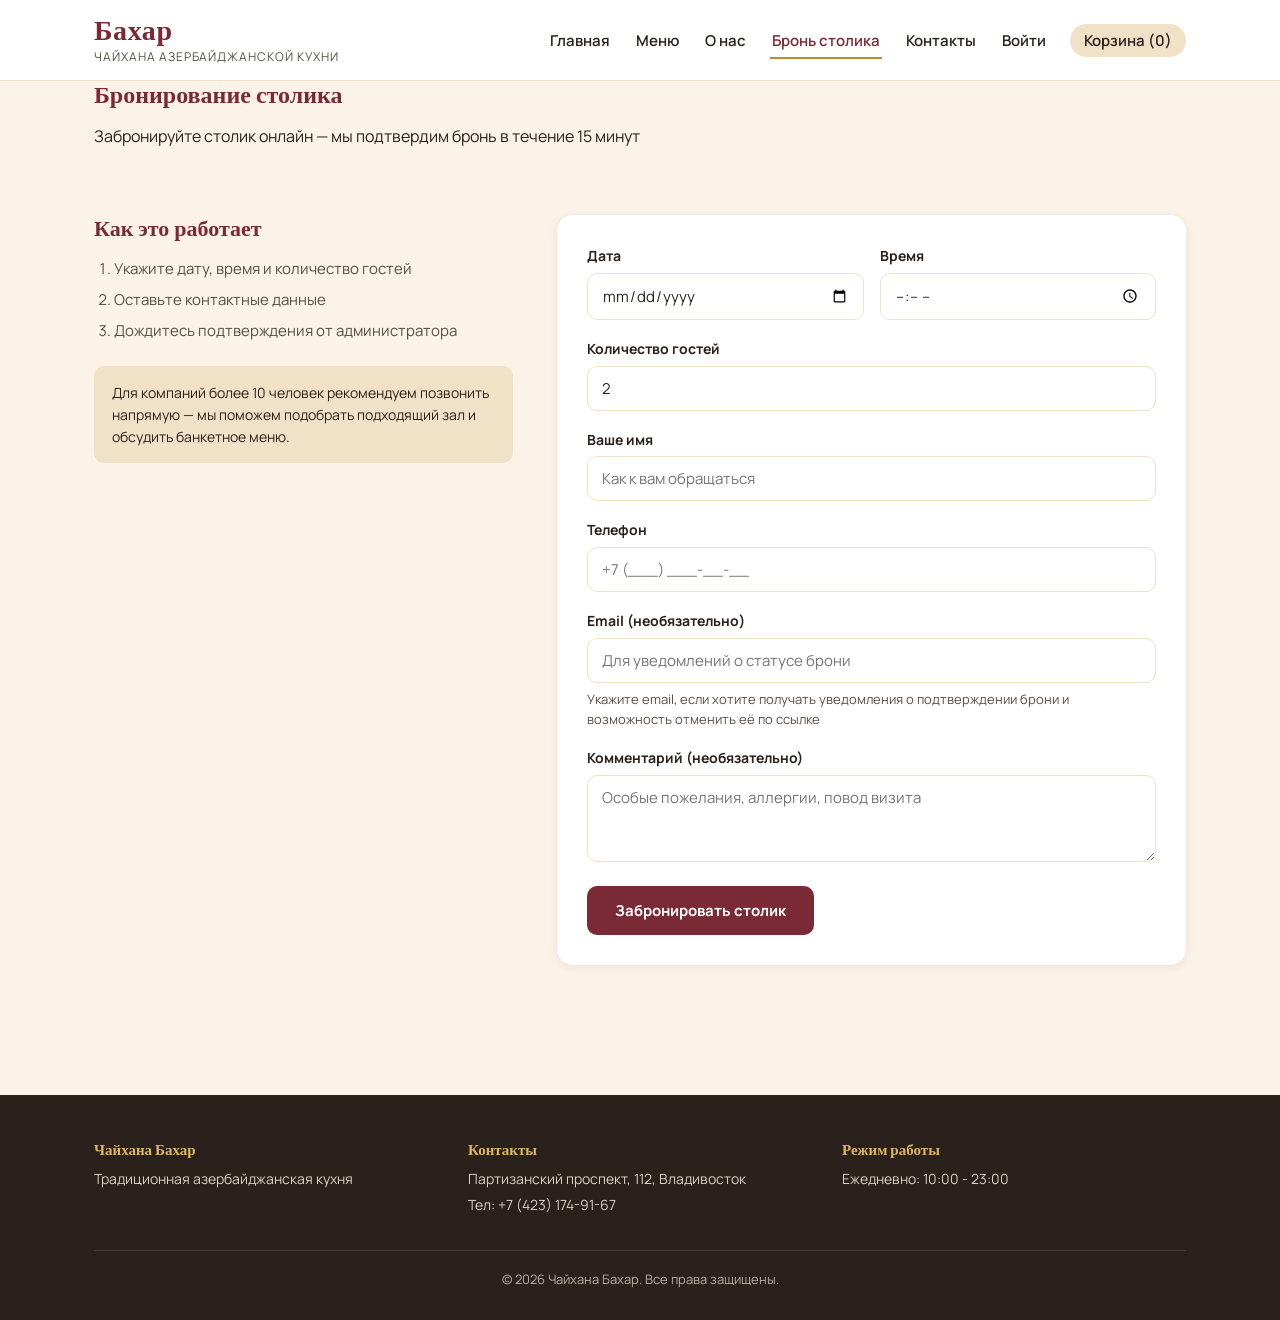
<file: bahar_chaykhana/wwwroot/booking.html>
<!DOCTYPE html>
<html lang="ru">
<head>
    <meta charset="UTF-8">
    <meta name="viewport" content="width=device-width, initial-scale=1.0">
    <title>Бронирование столика - Чайхана Бахар</title>
    <link rel="stylesheet" href="css/style.css">
    <link rel="stylesheet" href="css/booking.css">
</head>
<body>
    <header>
        <div class="container">
            <div class="logo">
                <h1>Бахар</h1>
                <span>чайхана азербайджанской кухни</span>
            </div>
            <nav>
                <ul>
                    <li><a href="index.html">Главная</a></li>
                    <li><a href="menu.html">Меню</a></li>
                    <li><a href="about.html">О нас</a></li>
                    <li><a href="booking.html" class="active">Бронь столика</a></li>
                    <li><a href="contacts.html">Контакты</a></li>
                    <li><a href="login.html">Войти</a></li>
                    <li><a href="cart.html" class="cart-link">Корзина (<span id="cart-count">0</span>)</a></li>
                </ul>
            </nav>
        </div>
    </header>

    <main>
        <section class="page-header">
            <div class="container">
                <h2>Бронирование столика</h2>
                <p>Забронируйте столик онлайн — мы подтвердим бронь в течение 15 минут</p>
            </div>
        </section>

        <section class="booking-form-section">
            <div class="container">
                <div class="booking-wrapper">
                    <div class="booking-info">
                        <h3>Как это работает</h3>
                        <ol>
                            <li>Укажите дату, время и количество гостей</li>
                            <li>Оставьте контактные данные</li>
                            <li>Дождитесь подтверждения от администратора</li>
                        </ol>
                        <p class="booking-note">Для компаний более 10 человек рекомендуем позвонить напрямую — мы поможем подобрать подходящий зал и обсудить банкетное меню.</p>
                    </div>

                    <form id="booking-form" class="booking-form">
                        <div class="form-row">
                            <div class="form-group">
                                <label for="date">Дата</label>
                                <input type="date" id="date" name="date" required>
                            </div>
                            <div class="form-group">
                                <label for="time">Время</label>
                                <input type="time" id="time" name="time" required>
                            </div>
                        </div>

                        <div class="form-group">
                            <label for="guests">Количество гостей</label>
                            <input type="number" id="guests" name="guests" min="1" max="30" value="2" required>
                        </div>

                        <p class="form-hint" id="prefill-hint" style="display: none;">Подставили из вашего профиля — при необходимости можно изменить.</p>

                        <div class="form-group">
                            <label for="name">Ваше имя</label>
                            <input type="text" id="name" name="name" placeholder="Как к вам обращаться" required>
                        </div>

                        <div class="form-group">
                            <label for="phone">Телефон</label>
                            <input type="tel" id="phone" name="phone" placeholder="+7 (___) ___-__-__" required>
                        </div>

                        <div class="form-group">
                            <label for="email">Email (необязательно)</label>
                            <input type="email" id="email" name="email" placeholder="Для уведомлений о статусе брони">
                            <p class="form-hint">Укажите email, если хотите получать уведомления о подтверждении брони и возможность отменить её по ссылке</p>
                        </div>

                        <div class="form-group">
                            <label for="comment">Комментарий (необязательно)</label>
                            <textarea id="comment" name="comment" rows="3" placeholder="Особые пожелания, аллергии, повод визита"></textarea>
                        </div>

                        <button type="submit" class="btn btn-primary">Забронировать столик</button>
                    </form>
                </div>

                <div id="booking-message" class="booking-message" style="display: none;"></div>
            </div>
        </section>
    </main>

    <footer>
        <div class="container">
            <div class="footer-content">
                <div class="footer-section">
                    <h4>Чайхана Бахар</h4>
                    <p>Традиционная азербайджанская кухня</p>
                </div>
                <div class="footer-section">
                    <h4>Контакты</h4>
                    <p>Партизанский проспект, 112, Владивосток</p>
                    <p>Тел: +7 (423) 174-91-67</p>
                </div>
                <div class="footer-section">
                    <h4>Режим работы</h4>
                    <p>Ежедневно: 10:00 - 23:00</p>
                </div>
            </div>
            <div class="footer-bottom">
                <p>&copy; 2026 Чайхана Бахар. Все права защищены.</p>
            </div>
        </div>
    </footer>

    <script src="js/api.js"></script>
    <script src="js/booking.js"></script>
</body>
</html>
</file>
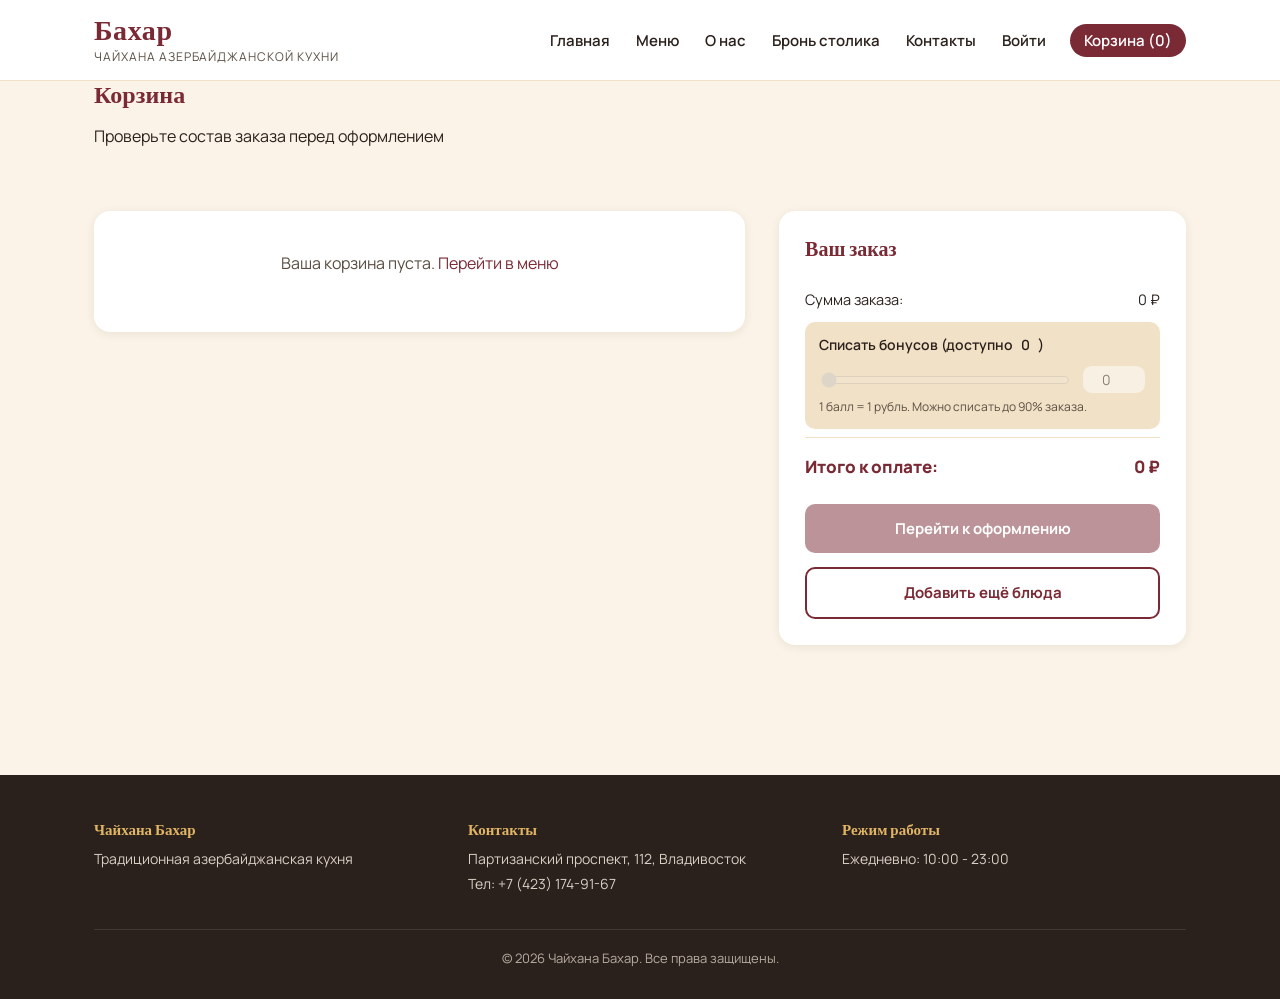
<file: bahar_chaykhana/wwwroot/cart.html>
<!DOCTYPE html>
<html lang="ru">
<head>
    <meta charset="UTF-8">
    <meta name="viewport" content="width=device-width, initial-scale=1.0">
    <title>Корзина - Чайхана Бахар</title>
    <link rel="stylesheet" href="css/style.css">
    <link rel="stylesheet" href="css/cart.css">
</head>
<body>
    <header>
        <div class="container">
            <div class="logo">
                <h1>Бахар</h1>
                <span>чайхана азербайджанской кухни</span>
            </div>
            <nav>
                <ul>
                    <li><a href="index.html">Главная</a></li>
                    <li><a href="menu.html">Меню</a></li>
                    <li><a href="about.html">О нас</a></li>
                    <li><a href="booking.html">Бронь столика</a></li>
                    <li><a href="contacts.html">Контакты</a></li>
                    <li><a href="login.html">Войти</a></li>
                    <li><a href="cart.html" class="cart-link active">Корзина (<span id="cart-count">0</span>)</a></li>
                </ul>
            </nav>
        </div>
    </header>

    <main>
        <section class="page-header">
            <div class="container">
                <h2>Корзина</h2>
                <p>Проверьте состав заказа перед оформлением</p>
            </div>
        </section>

        <section class="cart-section">
            <div class="container">
                <div class="cart-layout">
                    <!-- Список товаров -->
                    <div class="cart-items">
                        <div id="cart-items-container">
                            <!-- Сюда JavaScript будет добавлять товары -->
                            <p class="empty-cart-message">Ваша корзина пуста. <a href="menu.html">Перейти в меню</a></p>
                        </div>
                    </div>

                    <!-- Итоговая информация -->
                    <div class="cart-summary">
                        <h3>Ваш заказ</h3>

                        <div class="summary-row">
                            <span>Сумма заказа:</span>
                            <span id="cart-subtotal">0 ₽</span>
                        </div>

                        <!-- Блок программы лояльности -->
                        <div class="summary-row bonus-row">
                            <label class="bonus-label" for="bonus-slider">
                                Списать бонусов (доступно <span id="user-bonus-balance">0</span>)
                            </label>
                            <div class="bonus-slider-row">
                                <input type="range" id="bonus-slider" min="0" max="0" value="0" step="1" disabled>
                                <input type="number" id="bonus-input" min="0" max="0" value="0" step="1" disabled>
                            </div>
                            <span class="bonus-hint">1 балл = 1 рубль. Можно списать до 90% заказа.</span>
                        </div>

                        <div class="summary-row total-row">
                            <span>Итого к оплате:</span>
                            <span id="cart-final-total">0 ₽</span>
                        </div>

                        <button id="checkout-btn" class="btn btn-primary" disabled>Перейти к оформлению</button>
                        <a href="menu.html" class="btn btn-secondary">Добавить ещё блюда</a>
                    </div>
                </div>
            </div>
        </section>
    </main>

    <footer>
        <div class="container">
            <div class="footer-content">
                <div class="footer-section">
                    <h4>Чайхана Бахар</h4>
                    <p>Традиционная азербайджанская кухня</p>
                </div>
                <div class="footer-section">
                    <h4>Контакты</h4>
                    <p>Партизанский проспект, 112, Владивосток</p>
                    <p>Тел: +7 (423) 174-91-67</p>
                </div>
                <div class="footer-section">
                    <h4>Режим работы</h4>
                    <p>Ежедневно: 10:00 - 23:00</p>
                </div>
            </div>
            <div class="footer-bottom">
                <p>&copy; 2026 Чайхана Бахар. Все права защищены.</p>
            </div>
        </div>
    </footer>

    <script src="js/api.js"></script>
    <script src="js/cart.js"></script>
</body>
</html>
</file>
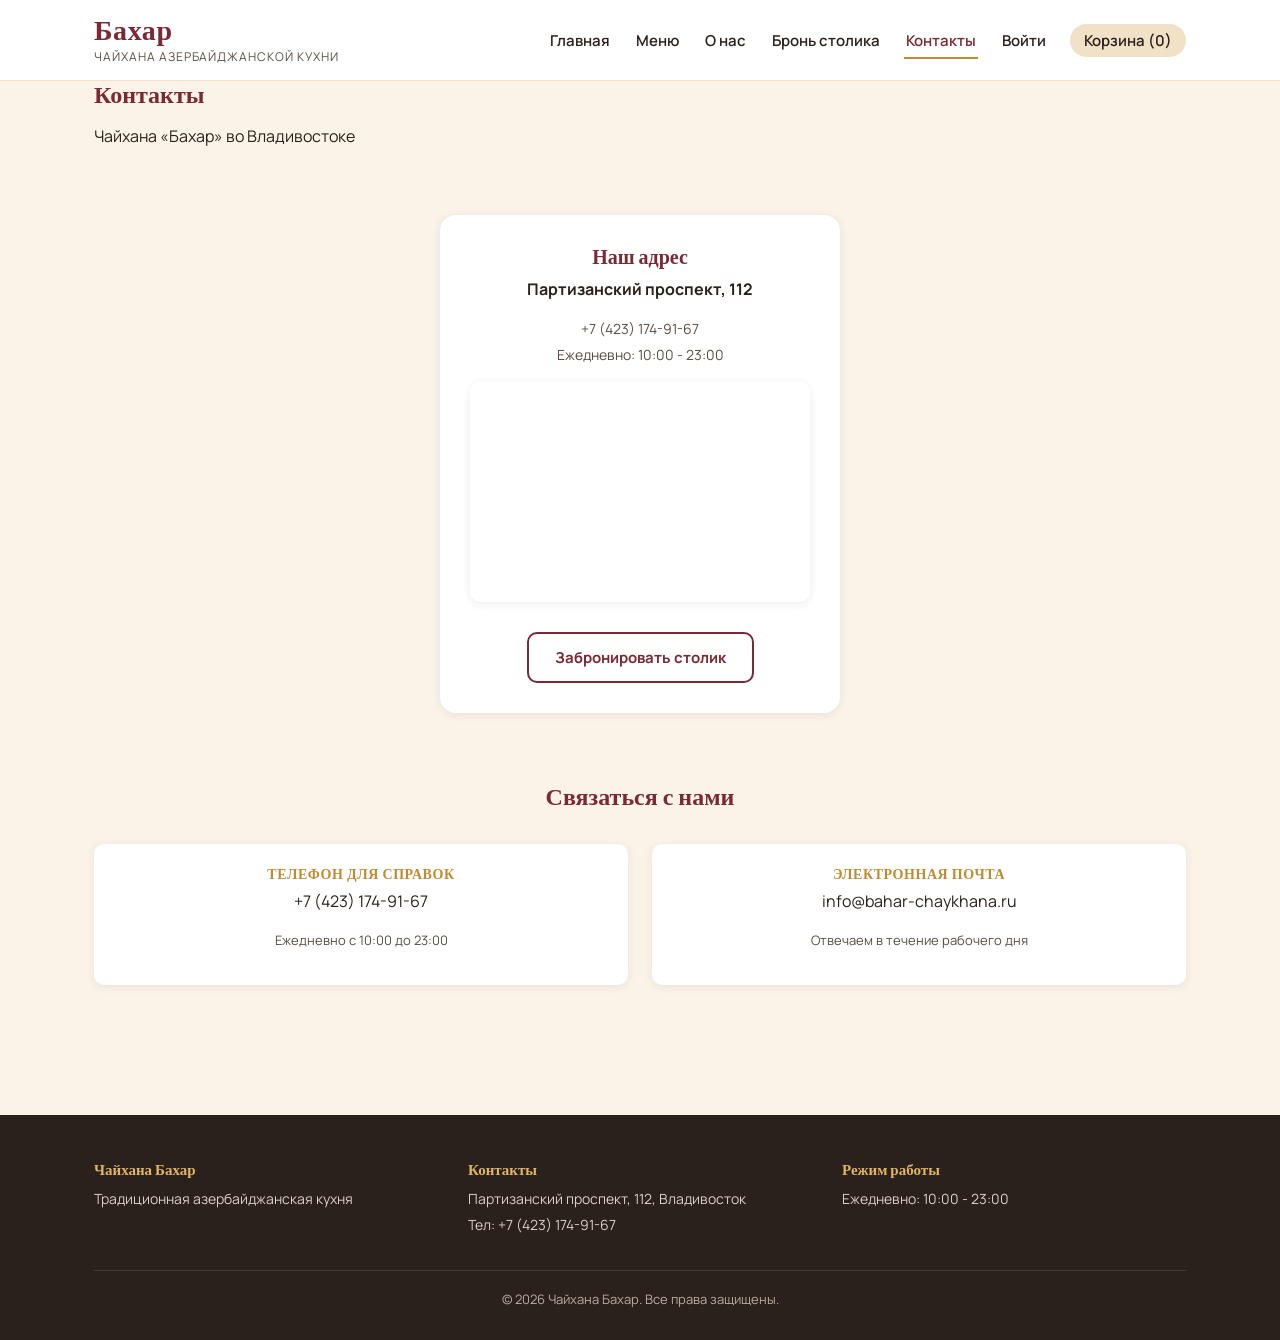
<file: bahar_chaykhana/wwwroot/contacts.html>
<!DOCTYPE html>
<html lang="ru">
<head>
    <meta charset="UTF-8">
    <meta name="viewport" content="width=device-width, initial-scale=1.0">
    <title>Контакты - Чайхана Бахар</title>
    <link rel="stylesheet" href="css/style.css">
    <link rel="stylesheet" href="css/contacts.css">
</head>
<body>
    <header>
        <div class="container">
            <div class="logo">
                <h1>Бахар</h1>
                <span>чайхана азербайджанской кухни</span>
            </div>
            <nav>
                <ul>
                    <li><a href="index.html">Главная</a></li>
                    <li><a href="menu.html">Меню</a></li>
                    <li><a href="about.html">О нас</a></li>
                    <li><a href="booking.html">Бронь столика</a></li>
                    <li><a href="contacts.html" class="active">Контакты</a></li>
                    <li><a href="login.html">Войти</a></li>
                    <li><a href="cart.html" class="cart-link">Корзина (<span id="cart-count">0</span>)</a></li>
                </ul>
            </nav>
        </div>
    </header>

    <main>
        <section class="page-header">
            <div class="container">
                <h2>Контакты</h2>
                <p>Чайхана «Бахар» во Владивостоке</p>
            </div>
        </section>

        <section class="points-list">
            <div class="container">
                <div class="points-grid">
                    <div class="point-card">
                        <h3>Наш адрес</h3>
                        <p class="point-address">Партизанский проспект, 112</p>
                        <p class="point-phone">+7 (423) 174-91-67</p>
                        <p class="point-hours">Ежедневно: 10:00 - 23:00</p>

                        <div class="point-map">
                            <iframe src="https://www.google.com/maps?q=Владивосток,+Партизанский+проспект,+112&output=embed"
                                    width="100%"
                                    height="220"
                                    style="border:0;"
                                    allowfullscreen=""
                                    loading="lazy"
                                    referrerpolicy="no-referrer-when-downgrade"
                                    title="Карта расположения чайханы Бахар">
                            </iframe>
                        </div>

                        <a href="booking.html" class="btn btn-secondary">Забронировать столик</a>
                    </div>
                </div>
            </div>
        </section>

        <section class="contact-info">
            <div class="container">
                <h3>Связаться с нами</h3>
                <div class="contact-details">
                    <div class="contact-item">
                        <h4>Телефон для справок</h4>
                        <p>+7 (423) 174-91-67</p>
                        <p class="contact-note">Ежедневно с 10:00 до 23:00</p>
                    </div>
                    <div class="contact-item">
                        <h4>Электронная почта</h4>
                        <p>info@bahar-chaykhana.ru</p>
                        <p class="contact-note">Отвечаем в течение рабочего дня</p>
                    </div>
                </div>
            </div>
        </section>
    </main>

    <footer>
        <div class="container">
            <div class="footer-content">
                <div class="footer-section">
                    <h4>Чайхана Бахар</h4>
                    <p>Традиционная азербайджанская кухня</p>
                </div>
                <div class="footer-section">
                    <h4>Контакты</h4>
                    <p>Партизанский проспект, 112, Владивосток</p>
                    <p>Тел: +7 (423) 174-91-67</p>
                </div>
                <div class="footer-section">
                    <h4>Режим работы</h4>
                    <p>Ежедневно: 10:00 - 23:00</p>
                </div>
            </div>
            <div class="footer-bottom">
                <p>&copy; 2026 Чайхана Бахар. Все права защищены.</p>
            </div>
        </div>
    </footer>

    <script src="js/api.js"></script>
    <script src="js/cart.js"></script>
</body>
</html>
</file>
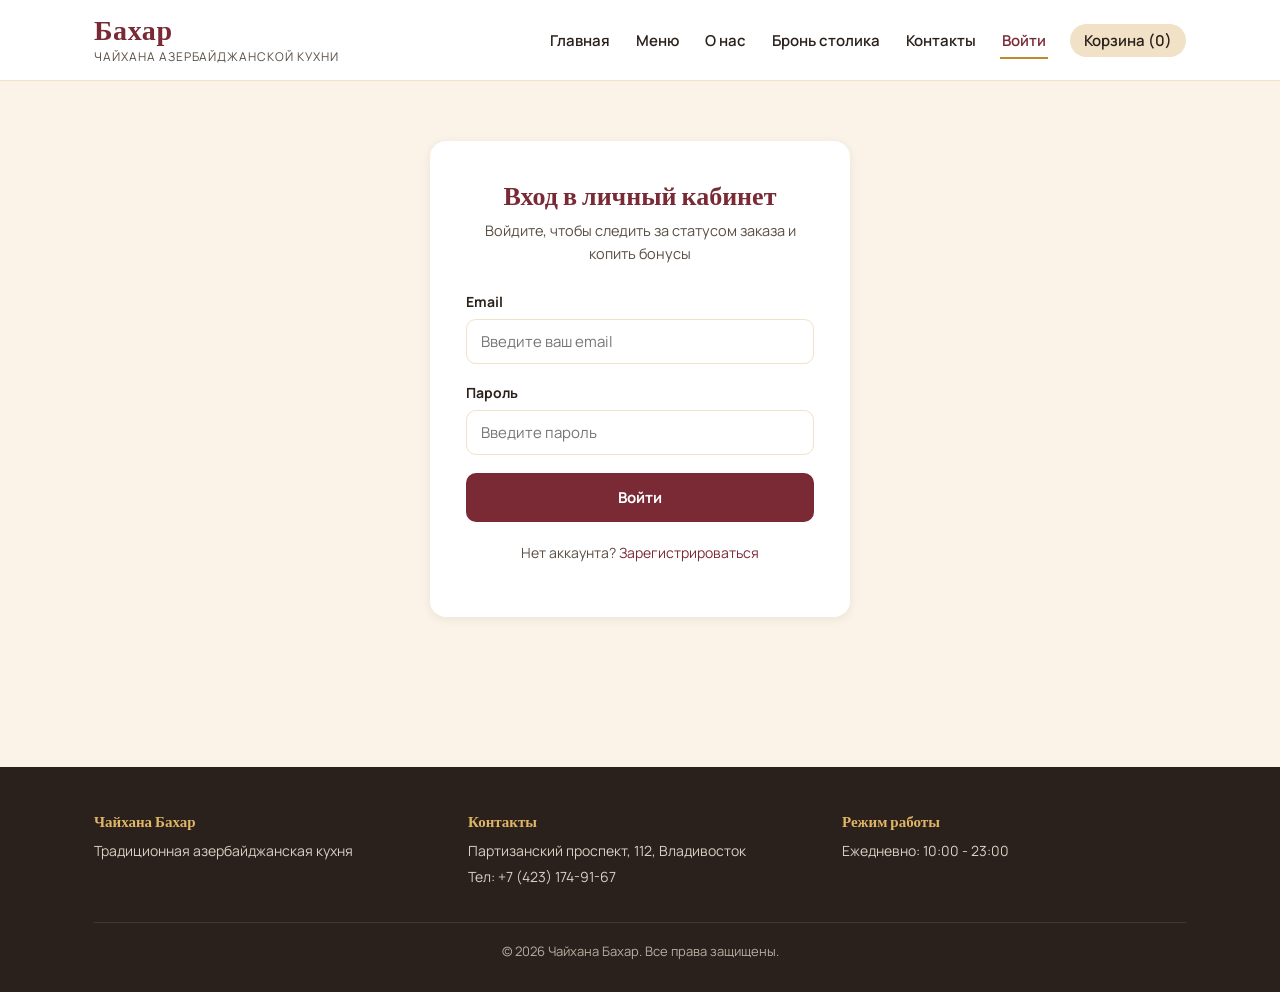
<file: bahar_chaykhana/wwwroot/login.html>
<!DOCTYPE html>
<html lang="ru">
<head>
    <meta charset="UTF-8">
    <meta name="viewport" content="width=device-width, initial-scale=1.0">
    <title>Вход в личный кабинет - Чайхана Бахар</title>
    <link rel="stylesheet" href="css/style.css">
    <link rel="stylesheet" href="css/auth.css">
</head>
<body>
    <header>
        <div class="container">
            <div class="logo">
                <h1>Бахар</h1>
                <span>чайхана азербайджанской кухни</span>
            </div>
            <nav>
                <ul>
                    <li><a href="index.html">Главная</a></li>
                    <li><a href="menu.html">Меню</a></li>
                    <li><a href="about.html">О нас</a></li>
                    <li><a href="booking.html">Бронь столика</a></li>
                    <li><a href="contacts.html">Контакты</a></li>
                    <li><a href="login.html" class="active">Войти</a></li>
                    <li><a href="cart.html" class="cart-link">Корзина (<span id="cart-count">0</span>)</a></li>
                </ul>
            </nav>
        </div>
    </header>

    <main>
        <section class="auth-section">
            <div class="container">
                <div class="auth-wrapper">
                    <h2>Вход в личный кабинет</h2>
                    <p class="auth-subtitle">Войдите, чтобы следить за статусом заказа и копить бонусы</p>
                    
                    <form id="login-form" class="auth-form">
                        <div class="form-group">
                            <label for="email">Email</label>
                            <input type="email" id="email" name="email" placeholder="Введите ваш email" required>
                        </div>
                        
                        <div class="form-group">
                            <label for="password">Пароль</label>
                            <input type="password" id="password" name="password" placeholder="Введите пароль" required>
                        </div>
                        
                        <div class="form-actions">
                            <button type="submit" class="btn btn-primary">Войти</button>
                        </div>
                    </form>
                    
                    <div class="auth-links">
                        <p>Нет аккаунта? <a href="register.html">Зарегистрироваться</a></p>
                    </div>
                </div>
            </div>
        </section>
    </main>

    <footer>
        <div class="container">
            <div class="footer-content">
                <div class="footer-section">
                    <h4>Чайхана Бахар</h4>
                    <p>Традиционная азербайджанская кухня</p>
                </div>
                <div class="footer-section">
                    <h4>Контакты</h4>
                    <p>Партизанский проспект, 112, Владивосток</p>
                    <p>Тел: +7 (423) 174-91-67</p>
                </div>
                <div class="footer-section">
                    <h4>Режим работы</h4>
                    <p>Ежедневно: 10:00 - 23:00</p>
                </div>
            </div>
            <div class="footer-bottom">
                <p>&copy; 2026 Чайхана Бахар. Все права защищены.</p>
            </div>
        </div>
    </footer>

    <script src="js/api.js"></script>
    <script src="js/auth.js"></script>
</body>
</html>
</file>
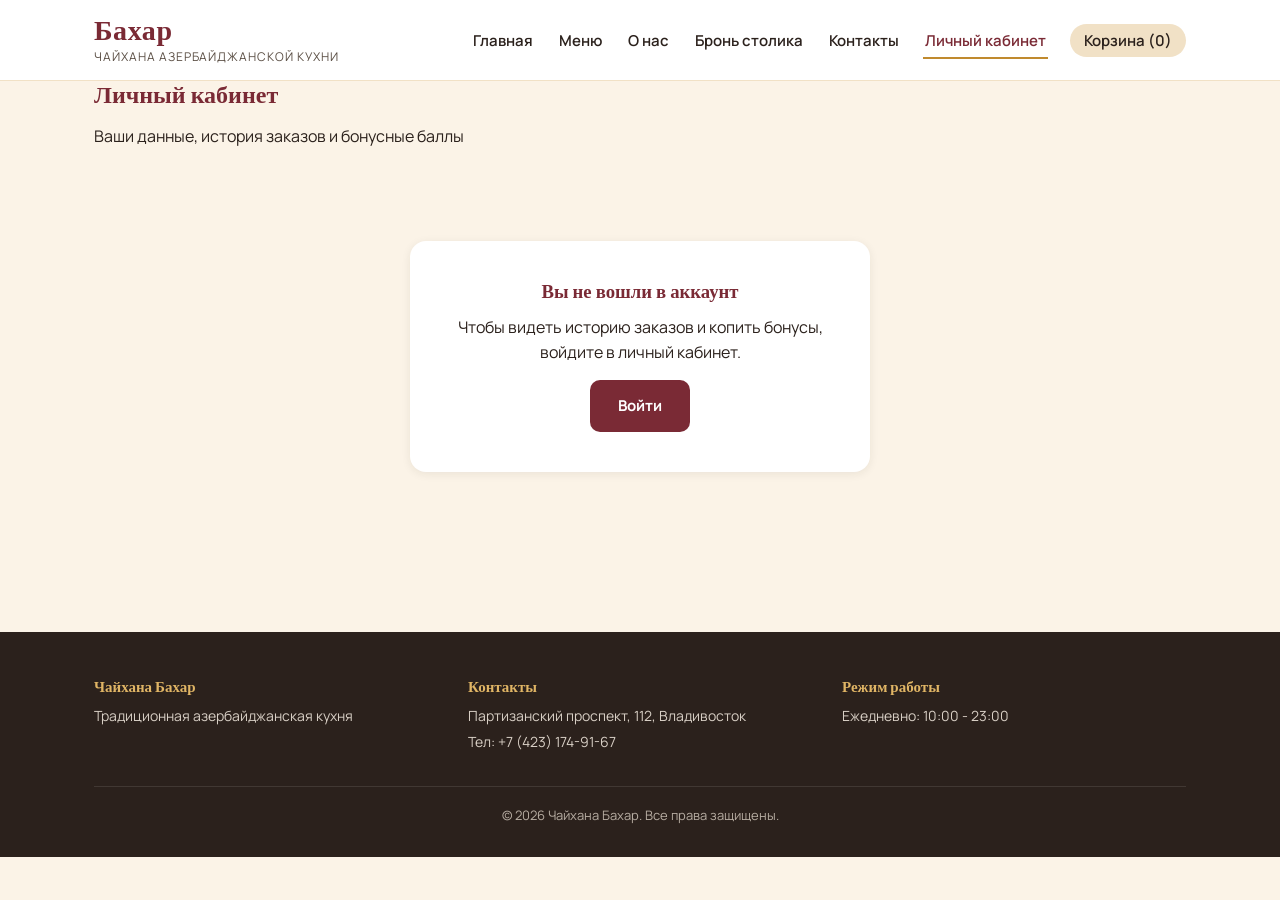
<file: bahar_chaykhana/wwwroot/profile.html>
<!DOCTYPE html>
<html lang="ru">
<head>
    <meta charset="UTF-8">
    <meta name="viewport" content="width=device-width, initial-scale=1.0">
    <title>Личный кабинет - Чайхана Бахар</title>
    <link rel="stylesheet" href="css/style.css">
    <link rel="stylesheet" href="css/profile.css">
</head>
<body>
    <header>
        <div class="container">
            <div class="logo">
                <h1>Бахар</h1>
                <span>чайхана азербайджанской кухни</span>
            </div>
            <nav>
                <ul>
                    <li><a href="index.html">Главная</a></li>
                    <li><a href="menu.html">Меню</a></li>
                    <li><a href="about.html">О нас</a></li>
                    <li><a href="booking.html">Бронь столика</a></li>
                    <li><a href="contacts.html">Контакты</a></li>
                    <li><a href="profile.html" class="active">Личный кабинет</a></li>
                    <li><a href="cart.html" class="cart-link">Корзина (<span id="cart-count">0</span>)</a></li>
                </ul>
            </nav>
        </div>
    </header>

    <main>
        <section class="page-header">
            <div class="container">
                <h2>Личный кабинет</h2>
                <p>Ваши данные, история заказов и бонусные баллы</p>
            </div>
        </section>

        <section class="profile-section">
            <div class="container">
                <!-- Блок, который показывается, если пользователь не авторизован -->
                <div id="not-logged-in" class="auth-notice" style="display: none;">
                    <h3>Вы не вошли в аккаунт</h3>
                    <p>Чтобы видеть историю заказов и копить бонусы, войдите в личный кабинет.</p>
                    <a href="login.html" class="btn btn-primary">Войти</a>
                </div>

                <!-- Основной контент личного кабинета -->
                <div id="profile-content" class="profile-content">
                    <div class="profile-top">
                        <div class="profile-welcome">
                            <h3>Здравствуйте, <span id="user-name">Гость</span>!</h3>
                            <p class="profile-email" id="user-email">email@example.com</p>
                        </div>
                        <div class="bonus-card">
                            <div class="bonus-label">Ваши бонусы</div>
                            <div class="bonus-value"><span id="bonus-balance">0</span> баллов</div>
                            <div class="bonus-hint">1 балл = 1 рубль скидки</div>
                        </div>
                    </div>

                    <div class="profile-grid">
                        <!-- Мои данные -->
                        <div class="profile-block">
                            <h4>Мои данные</h4>
                            <div class="profile-info">
                                <div class="info-row">
                                    <span class="info-label">Телефон:</span>
                                    <span class="info-value" id="user-phone">+7 (___) ___-__-__</span>
                                </div>
                                <div class="info-row">
                                    <span class="info-label">Email:</span>
                                    <span class="info-value" id="user-email-info">email@example.com</span>
                                </div>
                                <div class="info-row">
                                    <span class="info-label">Дата регистрации:</span>
                                    <span class="info-value" id="user-register-date">—</span>
                                </div>
                            </div>
                        </div>

                        <!-- Активные бронирования -->
                        <div class="profile-block">
                            <h4>Активные бронирования</h4>
                            <div id="active-reservations" class="reservations-list">
                                <p class="empty-message">У вас пока нет активных бронирований.</p>
                            </div>
                        </div>

                        <!-- История заказов -->
                        <div class="profile-block full-width">
                            <h4>История заказов</h4>
                            <div id="orders-history" class="orders-list">
                                <p class="empty-message">Вы ещё не делали заказов. <a href="menu.html">Перейти к меню</a></p>
                            </div>
                        </div>
                    </div>

                    <div class="profile-actions">
                        <a href="menu.html" class="btn btn-secondary">Сделать новый заказ</a>
                        <a href="booking.html" class="btn btn-secondary">Забронировать столик</a>
                        <button id="logout-btn" class="btn btn-outline">Выйти из аккаунта</button>
                    </div>
                </div>
            </div>
        </section>
    </main>

    <footer>
        <div class="container">
            <div class="footer-content">
                <div class="footer-section">
                    <h4>Чайхана Бахар</h4>
                    <p>Традиционная азербайджанская кухня</p>
                </div>
                <div class="footer-section">
                    <h4>Контакты</h4>
                    <p>Партизанский проспект, 112, Владивосток</p>
                    <p>Тел: +7 (423) 174-91-67</p>
                </div>
                <div class="footer-section">
                    <h4>Режим работы</h4>
                    <p>Ежедневно: 10:00 - 23:00</p>
                </div>
            </div>
            <div class="footer-bottom">
                <p>&copy; 2026 Чайхана Бахар. Все права защищены.</p>
            </div>
        </div>
    </footer>

    <script src="js/api.js"></script>
    <script src="js/auth.js"></script>
    <script src="js/profile.js"></script>
</body>
</html>
</file>
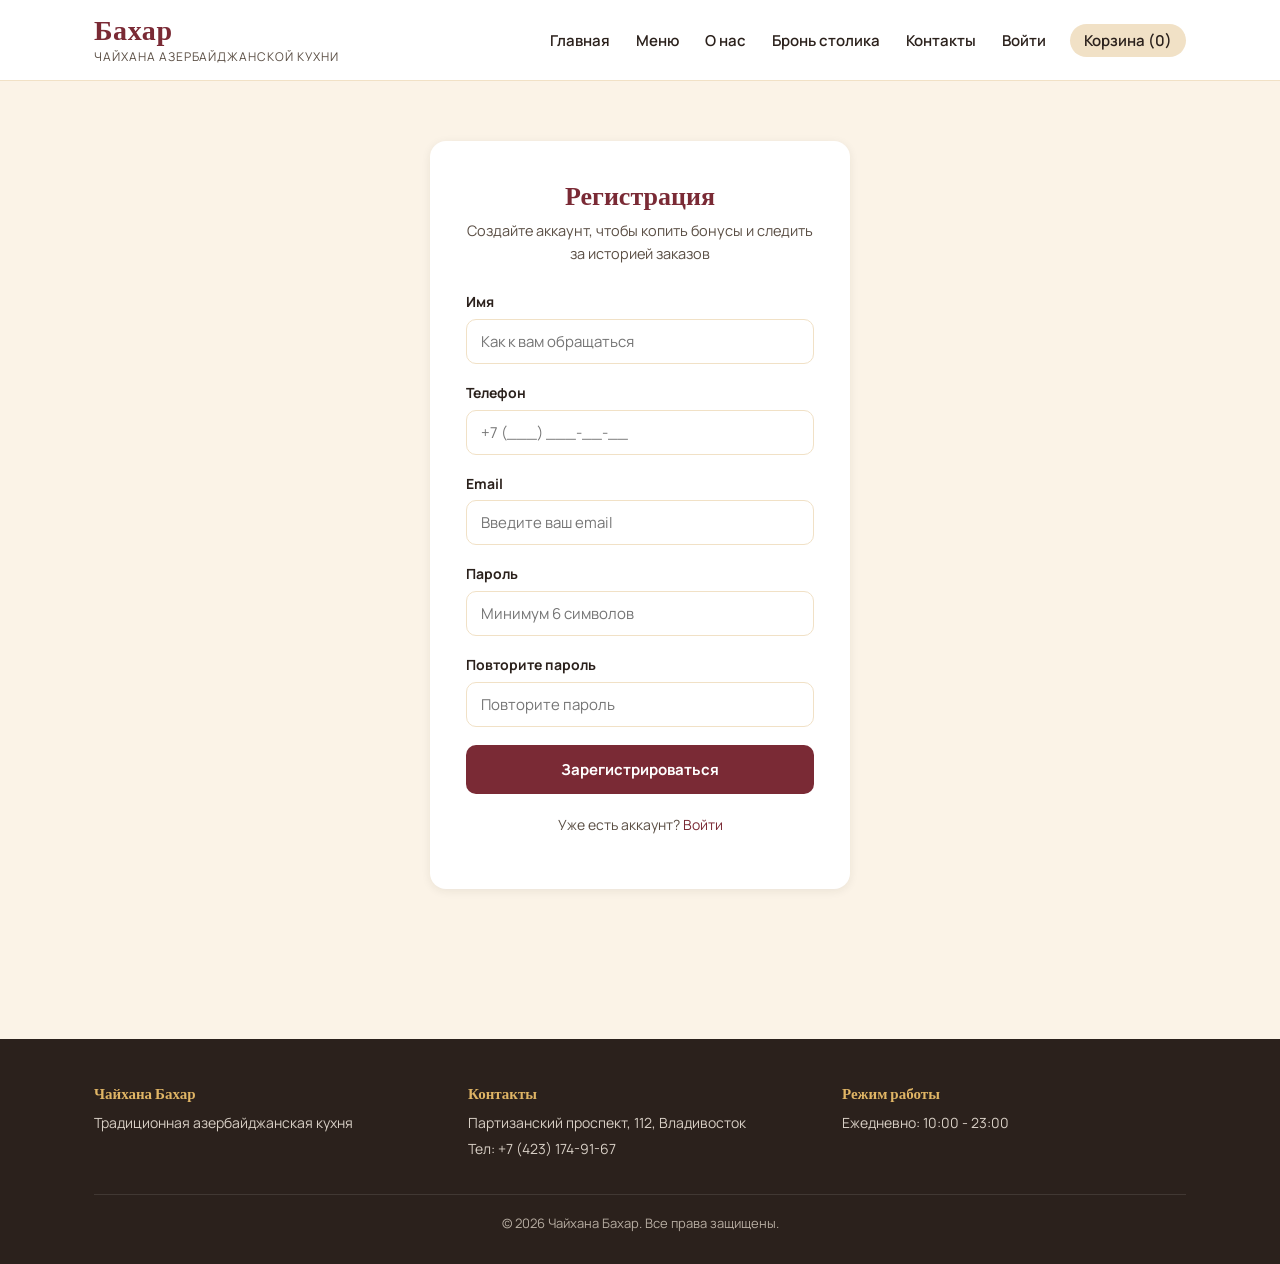
<file: bahar_chaykhana/wwwroot/register.html>
<!DOCTYPE html>
<html lang="ru">
<head>
    <meta charset="UTF-8">
    <meta name="viewport" content="width=device-width, initial-scale=1.0">
    <title>Регистрация - Чайхана Бахар</title>
    <link rel="stylesheet" href="css/style.css">
    <link rel="stylesheet" href="css/auth.css">
</head>
<body>
    <header>
        <div class="container">
            <div class="logo">
                <h1>Бахар</h1>
                <span>чайхана азербайджанской кухни</span>
            </div>
            <nav>
                <ul>
                    <li><a href="index.html">Главная</a></li>
                    <li><a href="menu.html">Меню</a></li>
                    <li><a href="about.html">О нас</a></li>
                    <li><a href="booking.html">Бронь столика</a></li>
                    <li><a href="contacts.html">Контакты</a></li>
                    <li><a href="login.html">Войти</a></li>
                    <li><a href="cart.html" class="cart-link">Корзина (<span id="cart-count">0</span>)</a></li>
                </ul>
            </nav>
        </div>
    </header>

    <main>
        <section class="auth-section">
            <div class="container">
                <div class="auth-wrapper">
                    <h2>Регистрация</h2>
                    <p class="auth-subtitle">Создайте аккаунт, чтобы копить бонусы и следить за историей заказов</p>
                    
                    <form id="register-form" class="auth-form">
                        <div class="form-group">
                            <label for="name">Имя</label>
                            <input type="text" id="name" name="name" placeholder="Как к вам обращаться" required>
                        </div>
                        
                        <div class="form-group">
                            <label for="phone">Телефон</label>
                            <input type="tel" id="phone" name="phone" placeholder="+7 (___) ___-__-__" required>
                        </div>
                        
                        <div class="form-group">
                            <label for="email">Email</label>
                            <input type="email" id="email" name="email" placeholder="Введите ваш email" required>
                        </div>
                        
                        <div class="form-group">
                            <label for="password">Пароль</label>
                            <input type="password" id="password" name="password" placeholder="Минимум 6 символов" minlength="6" required>
                        </div>
                        
                        <div class="form-group">
                            <label for="password-confirm">Повторите пароль</label>
                            <input type="password" id="password-confirm" name="password-confirm" placeholder="Повторите пароль" minlength="6" required>
                        </div>
                        
                        <div class="form-actions">
                            <button type="submit" class="btn btn-primary">Зарегистрироваться</button>
                        </div>
                    </form>
                    
                    <div class="auth-links">
                        <p>Уже есть аккаунт? <a href="login.html">Войти</a></p>
                    </div>
                </div>
            </div>
        </section>
    </main>

    <footer>
        <div class="container">
            <div class="footer-content">
                <div class="footer-section">
                    <h4>Чайхана Бахар</h4>
                    <p>Традиционная азербайджанская кухня</p>
                </div>
                <div class="footer-section">
                    <h4>Контакты</h4>
                    <p>Партизанский проспект, 112, Владивосток</p>
                    <p>Тел: +7 (423) 174-91-67</p>
                </div>
                <div class="footer-section">
                    <h4>Режим работы</h4>
                    <p>Ежедневно: 10:00 - 23:00</p>
                </div>
            </div>
            <div class="footer-bottom">
                <p>&copy; 2026 Чайхана Бахар. Все права защищены.</p>
            </div>
        </div>
    </footer>

    <script src="js/api.js"></script>
    <script src="js/auth.js"></script>
</body>
</html>
</file>
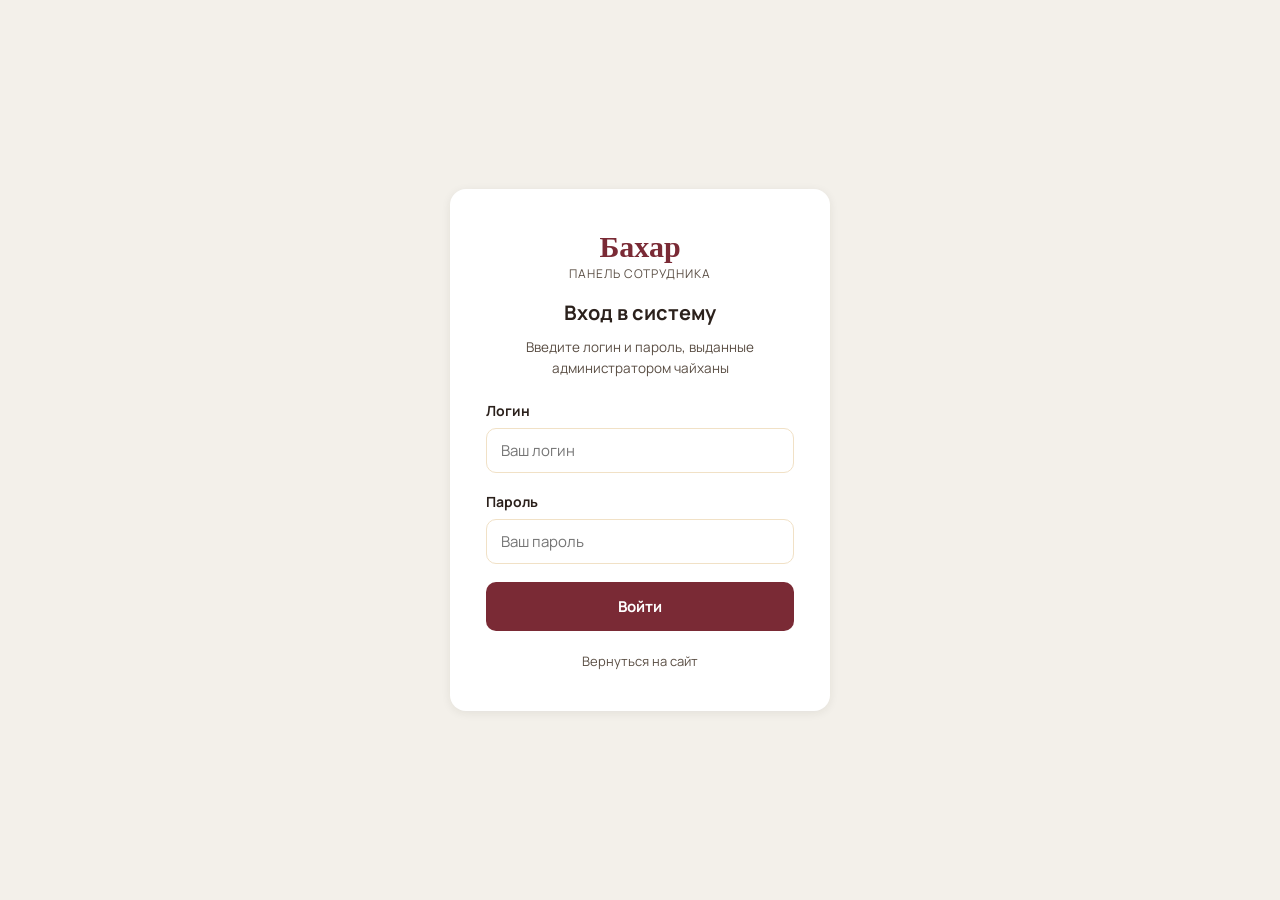
<file: bahar_chaykhana/wwwroot/admin/dashboard.html>
<!DOCTYPE html>
<html lang="ru">
<head>
    <meta charset="UTF-8">
    <meta name="viewport" content="width=device-width, initial-scale=1.0">
    <title>Панель управления - Чайхана Бахар</title>
    <link rel="stylesheet" href="../css/style.css">
    <link rel="stylesheet" href="../css/admin.css">
</head>
<body class="admin-body">
    <div class="admin-layout">
        <header class="admin-header">
            <div class="admin-header-left">
                <h1 class="admin-logo">Бахар</h1>
                <span class="admin-subtitle">Панель сотрудника</span>
            </div>
            <div class="admin-header-right">
                <div class="admin-user-info">
                    <span id="employee-name">Сотрудник</span>
                </div>
                <button id="admin-logout-btn" class="btn btn-outline btn-small">Выйти</button>
            </div>
        </header>

        <main class="admin-main">
            <div class="admin-tabs">
                <button class="tab-btn active" data-tab="orders">Заказы</button>
                <button class="tab-btn" data-tab="reservations">Бронирования</button>
                <button class="tab-btn" data-tab="menu">Меню</button>
            </div>

            <!-- Вкладка с заказами -->
            <div id="tab-orders" class="tab-content active">
                <div class="admin-section-header">
                    <h2>Заказы</h2>
                    <div class="admin-filters">
                        <select id="order-status-filter">
                            <option value="all">Все статусы</option>
                            <option value="новый">Новые</option>
                            <option value="принят">Принятые</option>
                            <option value="готовится">Готовятся</option>
                            <option value="готов">Готовы</option>
                            <option value="выдан">Выданные</option>
                            <option value="отменён">Отменённые</option>
                        </select>
                    </div>
                </div>

                <div class="table-wrapper">
                    <table class="admin-table">
                        <thead>
                            <tr>
                                <th>ID</th>
                                <th>Дата и время</th>
                                <th>Гость</th>
                                <th>Тип</th>
                                <th>Сумма</th>
                                <th>Статус</th>
                            </tr>
                        </thead>
                        <tbody id="orders-table-body">
                            <!-- Сюда JavaScript будет добавлять заказы -->
                            <tr>
                                <td colspan="6" class="empty-state">Загрузка заказов...</td>
                            </tr>
                        </tbody>
                    </table>
                </div>
            </div>

            <!-- Вкладка с бронированиями -->
            <div id="tab-reservations" class="tab-content">
                <div class="admin-section-header">
                    <h2>Бронирования столиков</h2>
                    <div class="admin-filters">
                        <select id="reservation-status-filter">
                            <option value="all">Все статусы</option>
                            <option value="ожидает">Ожидают</option>
                            <option value="подтверждено">Подтверждены</option>
                            <option value="отклонено">Отклонены</option>
                            <option value="отменено">Отменены гостем</option>
                        </select>
                    </div>
                </div>

                <div class="table-wrapper">
                    <table class="admin-table">
                        <thead>
                            <tr>
                                <th>ID</th>
                                <th>Дата</th>
                                <th>Время</th>
                                <th>Гость</th>
                                <th>Телефон</th>
                                <th>Гостей</th>
                                <th>Статус</th>
                                <th>Действия</th>
                            </tr>
                        </thead>
                        <tbody id="reservations-table-body">
                            <!-- Сюда JavaScript будет добавлять бронирования -->
                            <tr>
                                <td colspan="8" class="empty-state">Загрузка бронирований...</td>
                            </tr>
                        </tbody>
                    </table>
                </div>
            </div>
            <!-- Вкладка с меню -->
            <div id="tab-menu" class="tab-content">
                <div class="admin-section-header">
                    <h2>Категории</h2>
                </div>

                <div class="table-wrapper">
                    <table class="admin-table">
                        <thead>
                            <tr>
                                <th>Слаг</th>
                                <th>Название</th>
                                <th>Порядок</th>
                                <th>Действия</th>
                            </tr>
                        </thead>
                        <tbody id="categories-table-body">
                            <tr>
                                <td colspan="4" class="empty-state">Загрузка категорий...</td>
                            </tr>
                        </tbody>
                        <tfoot>
                            <tr>
                                <td>
                                    <input type="text" id="new-category-slug" placeholder="soups">
                                </td>
                                <td>
                                    <input type="text" id="new-category-label" placeholder="Супы">
                                </td>
                                <td>
                                    <input type="number" id="new-category-order" placeholder="1" style="width: 70px;">
                                </td>
                                <td>
                                    <button id="add-category-btn" class="btn btn-small">Добавить</button>
                                </td>
                            </tr>
                        </tfoot>
                    </table>
                </div>
                <p class="form-hint">
                    Слаг — техническое имя на латинице (например, <code>soups</code>), его нельзя изменить после создания. Название — то, что видят гости на сайте.
                </p>

                <div class="admin-section-header" style="margin-top: 30px;">
                    <h2>Блюда</h2>
                    <div class="admin-filters">
                        <select id="dish-category-filter">
                            <option value="all">Все категории</option>
                        </select>
                        <button id="add-dish-btn" class="btn btn-primary btn-small">+ Добавить блюдо</button>
                    </div>
                </div>

                <div class="table-wrapper">
                    <table class="admin-table">
                        <thead>
                            <tr>
                                <th>Фото</th>
                                <th>Название</th>
                                <th>Категория</th>
                                <th>Вес/объём</th>
                                <th>Цена</th>
                                <th>Доступно</th>
                                <th>Действия</th>
                            </tr>
                        </thead>
                        <tbody id="dishes-table-body">
                            <tr>
                                <td colspan="7" class="empty-state">Загрузка блюд...</td>
                            </tr>
                        </tbody>
                    </table>
                </div>
            </div>
        </main>
    </div>

    <!-- Модальное окно добавления/редактирования блюда -->
    <div id="dish-form-overlay" class="admin-modal-overlay" style="display: none;">
        <div class="admin-modal">
            <button class="admin-modal-close" id="dish-form-close" aria-label="Закрыть">&times;</button>
            <h3 id="dish-form-title">Новое блюдо</h3>
            <form id="dish-form" class="admin-form">
                <input type="hidden" id="dish-form-id">
                <div class="form-group">
                    <label for="dish-form-name">Название</label>
                    <input type="text" id="dish-form-name" required>
                </div>
                <div class="form-group">
                    <label for="dish-form-category">Категория</label>
                    <select id="dish-form-category" required></select>
                </div>
                <div class="form-row">
                    <div class="form-group">
                        <label for="dish-form-weight">Вес/объём (г или мл)</label>
                        <input type="number" id="dish-form-weight" min="1" required>
                    </div>
                    <div class="form-group">
                        <label for="dish-form-price">Цена (₽)</label>
                        <input type="number" id="dish-form-price" min="1" step="1" required>
                    </div>
                </div>
                <div class="form-group">
                    <label for="dish-form-image">Файл фото (в /images/dishes/)</label>
                    <input type="text" id="dish-form-image" placeholder="/images/dishes/dolma.jpg">
                </div>
                <div class="form-group">
                    <label for="dish-form-description">Состав / описание</label>
                    <textarea id="dish-form-description" rows="3"></textarea>
                </div>
                <div class="form-group form-checkbox">
                    <label>
                        <input type="checkbox" id="dish-form-available" checked>
                        Доступно в меню
                    </label>
                </div>
                <p class="admin-error" id="dish-form-error" style="display: none;"></p>
                <div class="admin-modal-actions">
                    <button type="button" class="btn btn-outline" id="dish-form-cancel">Отмена</button>
                    <button type="submit" class="btn btn-primary">Сохранить</button>
                </div>
            </form>
        </div>
    </div>

    <script src="../js/api.js"></script>
    <script src="../js/admin.js"></script>
</body>
</html>
</file>
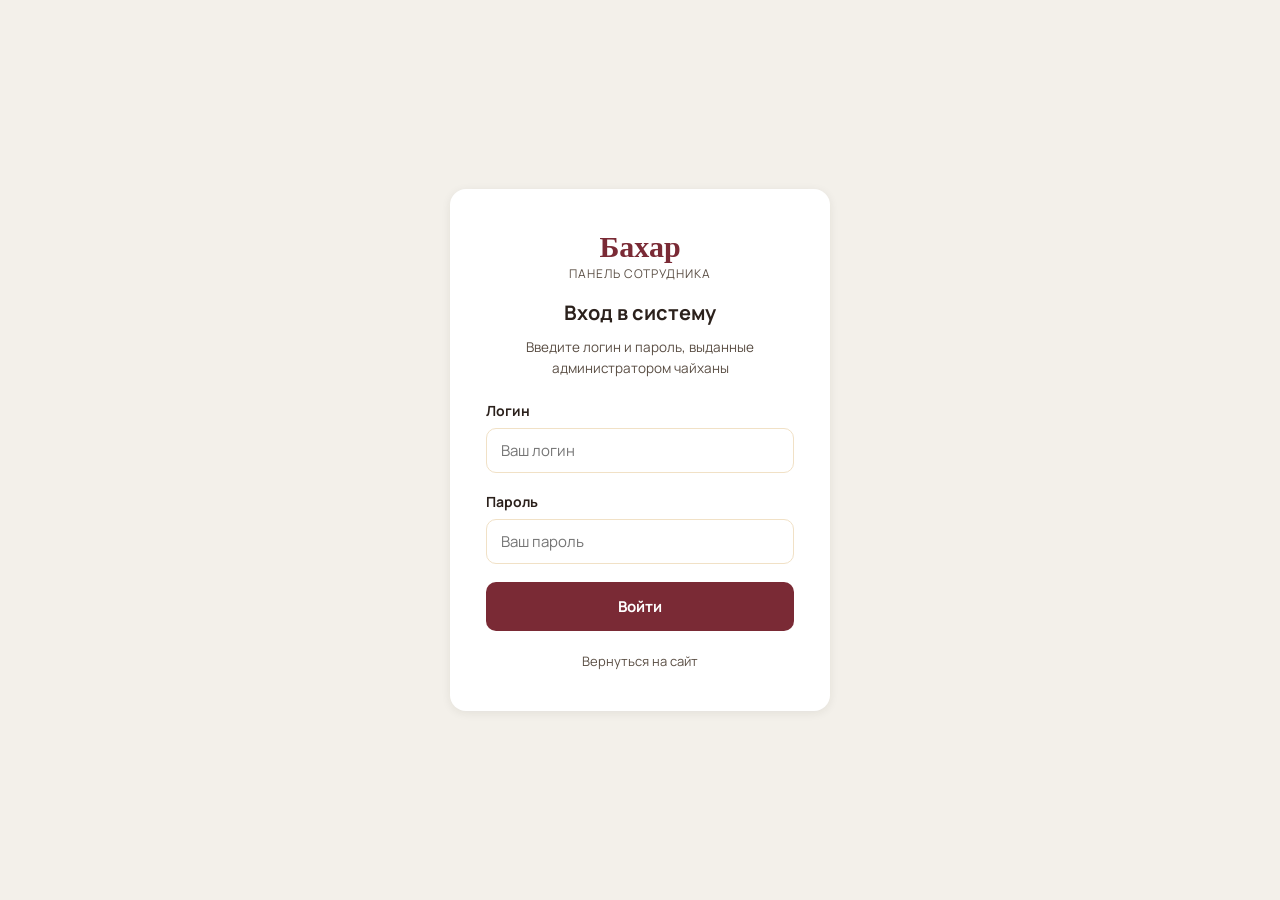
<file: bahar_chaykhana/wwwroot/admin/login.html>
<!DOCTYPE html>
<html lang="ru">
<head>
    <meta charset="UTF-8">
    <meta name="viewport" content="width=device-width, initial-scale=1.0">
    <title>Вход для сотрудников - Чайхана Бахар</title>
    <link rel="stylesheet" href="../css/style.css">
    <link rel="stylesheet" href="../css/admin.css">
</head>
<body class="admin-body">
    <div class="admin-login-wrapper">
        <div class="admin-login-card">
            <div class="admin-logo">
                <h1>Бахар</h1>
                <span>панель сотрудника</span>
            </div>
            <h2>Вход в систему</h2>
            <p class="admin-login-hint">Введите логин и пароль, выданные администратором чайханы</p>

            <form id="admin-login-form" class="admin-form">
                <div class="form-group">
                    <label for="login">Логин</label>
                    <input type="text" id="login" name="login" placeholder="Ваш логин" required>
                </div>

                <div class="form-group">
                    <label for="password">Пароль</label>
                    <input type="password" id="password" name="password" placeholder="Ваш пароль" required>
                </div>

                <div id="admin-error" class="admin-error" style="display: none;"></div>

                <button type="submit" class="btn btn-primary btn-full">Войти</button>
            </form>

            <div class="admin-login-footer">
                <a href="../index.html">Вернуться на сайт</a>
            </div>
        </div>
    </div>

    <script src="../js/api.js"></script>
    <script src="../js/admin.js"></script>
</body>
</html>
</file>
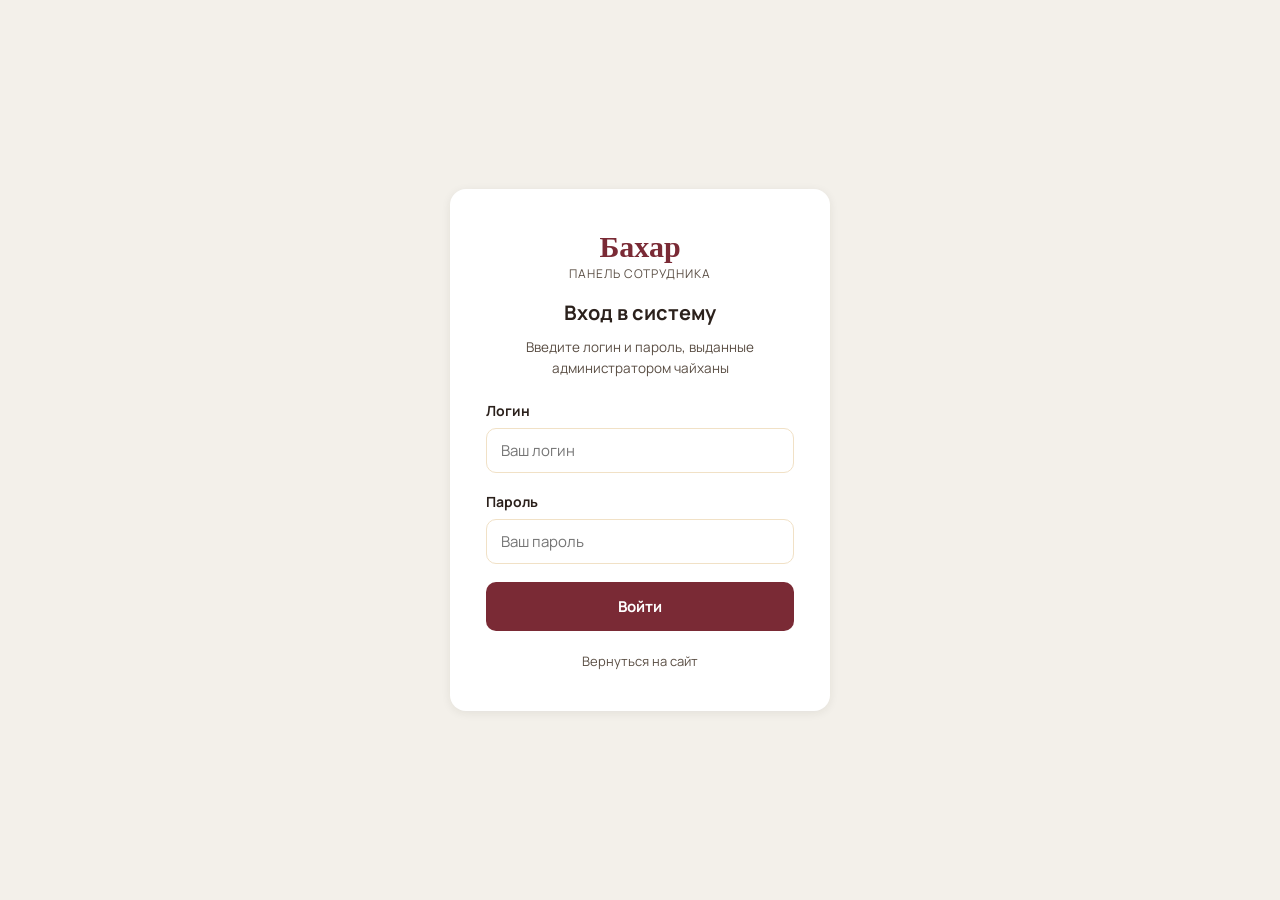
<file: bahar_chaykhana/wwwroot/admin/orders.html>
<!DOCTYPE html>
<html lang="ru">
<head>
    <meta charset="UTF-8">
    <meta name="viewport" content="width=device-width, initial-scale=1.0">
    <title>Управление заказами - Чайхана Бахар</title>
    <link rel="stylesheet" href="../css/style.css">
    <link rel="stylesheet" href="../css/admin.css">
</head>
<body class="admin-body">
    <div class="admin-layout">
        <header class="admin-header">
            <div class="admin-header-left">
                <h1 class="admin-logo">Бахар</h1>
                <span class="admin-subtitle">Управление заказами</span>
            </div>
            <div class="admin-header-right">
                <a href="dashboard.html" class="btn btn-outline btn-small">Назад на панель</a>
            </div>
        </header>

        <main class="admin-main">
            <div class="table-wrapper">
                <table class="admin-table">
                    <thead>
                        <tr>
                            <th>ID</th>
                            <th>Дата и время</th>
                            <th>Гость</th>
                            <th>Тип</th>
                            <th>Сумма</th>
                            <th>Статус</th>
                        </tr>
                    </thead>
                    <tbody id="orders-table-body">
                        <!-- Заглушка: данные будут подгружаться через JavaScript -->
                        <tr>
                            <td>101</td>
                            <td>13.07.2026 14:30</td>
                            <td>Наталья</td>
                            <td>Доставка</td>
                            <td>1250 руб.</td>
                            <td>Новый</td>
                        </tr>
                        <tr>
                            <td>102</td>
                            <td>13.07.2026 15:10</td>
                            <td>Рашид</td>
                            <td>Самовывоз</td>
                            <td>3400 руб.</td>
                            <td>Готовится</td>
                        </tr>
                    </tbody>
                </table>
            </div>
        </main>
    </div>

    <script src="../js/api.js"></script>
    <script src="../js/admin.js"></script>
</body>
</html>
</file>
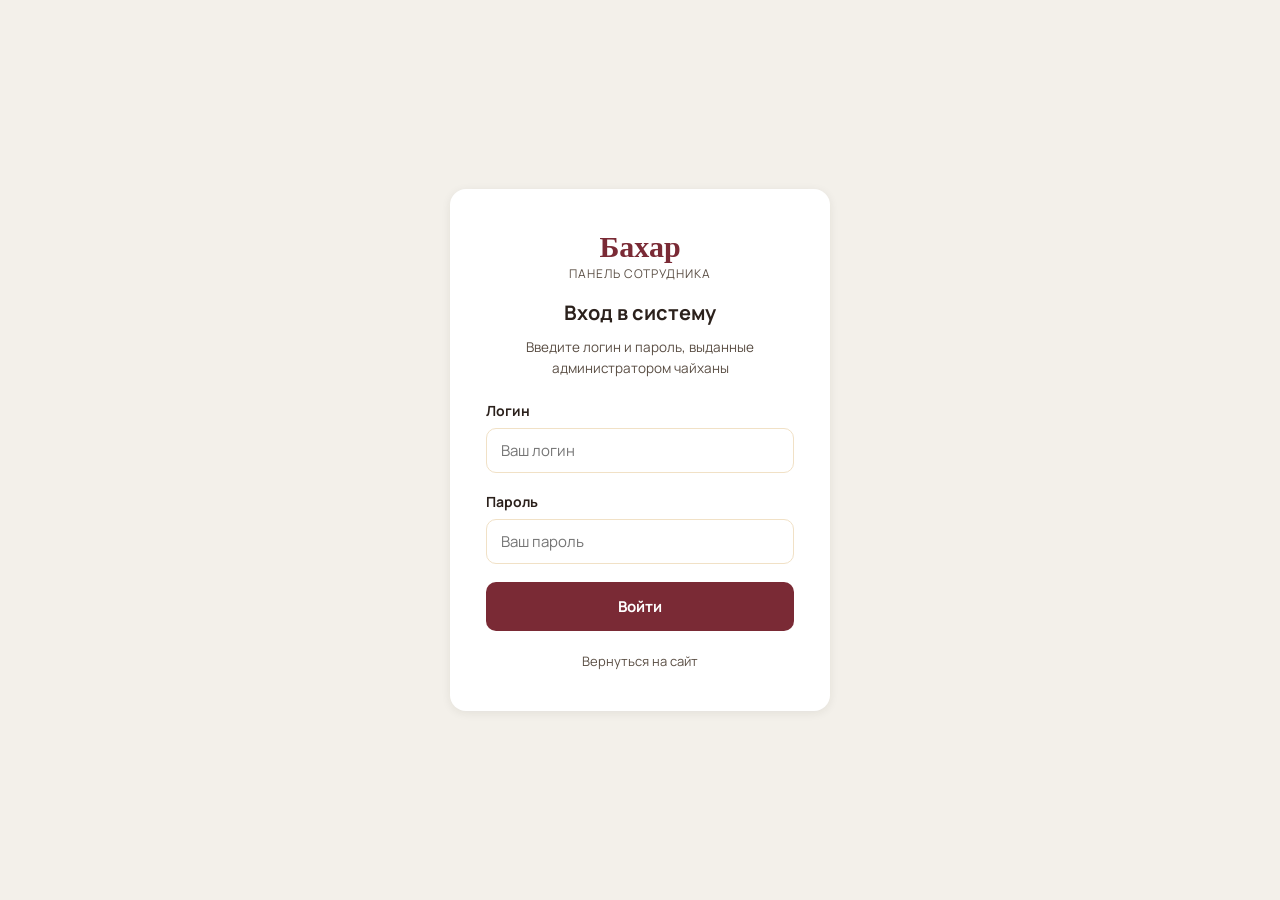
<file: bahar_chaykhana/wwwroot/admin/reservations.html>
<!DOCTYPE html>
<html lang="ru">
<head>
    <meta charset="UTF-8">
    <meta name="viewport" content="width=device-width, initial-scale=1.0">
    <title>Управление бронированиями - Чайхана Бахар</title>
    <link rel="stylesheet" href="../css/style.css">
    <link rel="stylesheet" href="../css/admin.css">
</head>
<body class="admin-body">
    <div class="admin-layout">
        <header class="admin-header">
            <div class="admin-header-left">
                <h1 class="admin-logo">Бахар</h1>
                <span class="admin-subtitle">Управление бронированиями</span>
            </div>
            <div class="admin-header-right">
                <a href="dashboard.html" class="btn btn-outline btn-small">Назад на панель</a>
            </div>
        </header>

        <main class="admin-main">
            <div class="table-wrapper">
                <table class="admin-table">
                    <thead>
                        <tr>
                            <th>ID</th>
                            <th>Дата</th>
                            <th>Время</th>
                            <th>Гость</th>
                            <th>Телефон</th>
                            <th>Гостей</th>
                            <th>Статус</th>
                            <th>Действия</th>
                        </tr>
                    </thead>
                    <tbody id="reservations-table-body">
                        <!-- Заглушка: данные будут подгружаться через JavaScript -->
                        <tr>
                            <td>201</td>
                            <td>15.07.2026</td>
                            <td>19:00</td>
                            <td>Марина</td>
                            <td>+7 (900) 123-45-67</td>
                            <td>4</td>
                            <td>Ожидает</td>
                            <td><button class="btn btn-small">Подтвердить</button></td>
                        </tr>
                        <tr>
                            <td>202</td>
                            <td>16.07.2026</td>
                            <td>20:30</td>
                            <td>Сергей</td>
                            <td>+7 (900) 765-43-21</td>
                            <td>8</td>
                            <td>Подтверждено</td>
                            <td><button class="btn btn-small">Отменить</button></td>
                        </tr>
                    </tbody>
                </table>
            </div>
        </main>
    </div>

    <script src="../js/api.js"></script>
    <script src="../js/admin.js"></script>
</body>
</html>
</file>
<file: bahar_chaykhana/wwwroot/css/style.css>
/* ==========================================================================
   style.css — общая дизайн-система сайта чайханы «Бахар»
   Подключается на всех страницах первым, до файла конкретной страницы.
   ========================================================================== */

@import url('https://fonts.googleapis.com/css2?family=Fraunces:opsz,wght@9..144,400;9..144,500;9..144,600;9..144,700&family=Manrope:wght@400;500;600;700;800&display=swap');

:root {
    /* Палитра — гранат, латунь, тёплый кофейный текст, редкий бирюзовый акцент */
    --color-pomegranate: #7A2A35;
    --color-pomegranate-dark: #591E26;
    --color-brass: #C08A2E;
    --color-brass-light: #E0B565;
    --color-cream: #FBF3E7;
    --color-cream-deep: #F1E1C6;
    --color-ink: #2B211C;
    --color-ink-soft: #5A4E44;
    --color-teal: #2F5D50;
    --color-white: #FFFFFF;
    --color-danger: #A3352E;
    --color-success: #3B6D11;

    /* Типографика */
    --font-display: 'Fraunces', Georgia, serif;
    --font-body: 'Manrope', 'Segoe UI', sans-serif;

    /* Разное */
    --radius: 10px;
    --radius-lg: 16px;
    --shadow-card: 0 2px 10px rgba(43, 33, 28, 0.08);
    --max-width: 1140px;
}

/* ---------- Сброс и база ---------- */

* {
    box-sizing: border-box;
}

html {
    scroll-behavior: smooth;
}

body {
    margin: 0;
    font-family: var(--font-body);
    color: var(--color-ink);
    background: var(--color-cream);
    line-height: 1.55;
    -webkit-font-smoothing: antialiased;
}

h1, h2, h3, h4, h5 {
    font-family: var(--font-display);
    color: var(--color-pomegranate);
    line-height: 1.2;
    margin: 0 0 0.6em;
}

p {
    margin: 0 0 1em;
}

a {
    color: var(--color-pomegranate);
    text-decoration: none;
}

a:hover {
    color: var(--color-brass);
}

img {
    max-width: 100%;
    display: block;
}

.container {
    max-width: var(--max-width);
    margin: 0 auto;
    padding: 0 24px;
}

.text-center {
    text-align: center;
}

/* ---------- Орнамент-разделитель (подпись стиля сайта) ----------
   Тонкая геометрическая решётка в духе азербайджанского шебеке —
   используется между секциями вместо обычной линии. */

.ornament-divider {
    height: 14px;
    background-image: url("data:image/svg+xml,%3Csvg xmlns='http://www.w3.org/2000/svg' width='28' height='14'%3E%3Crect width='28' height='14' fill='none'/%3E%3Cpath d='M14 1 L27 7 L14 13 L1 7 Z' fill='none' stroke='%23C08A2E' stroke-width='1'/%3E%3Ccircle cx='14' cy='7' r='2' fill='%237A2A35'/%3E%3C/svg%3E");
    background-repeat: repeat-x;
    background-position: center;
    opacity: 0.55;
}

/* ---------- Шапка ---------- */

header {
    background: var(--color-white);
    border-bottom: 1px solid var(--color-cream-deep);
    position: sticky;
    top: 0;
    z-index: 100;
}

header .container {
    display: flex;
    align-items: center;
    justify-content: space-between;
    padding-top: 14px;
    padding-bottom: 14px;
    flex-wrap: wrap;
    gap: 12px;
}

.logo h1 {
    font-size: 28px;
    margin: 0;
    letter-spacing: 0.02em;
}

.logo span {
    display: block;
    font-size: 12px;
    color: var(--color-ink-soft);
    text-transform: uppercase;
    letter-spacing: 0.08em;
}

nav ul {
    list-style: none;
    display: flex;
    gap: 22px;
    margin: 0;
    padding: 0;
    flex-wrap: wrap;
}

nav a {
    color: var(--color-ink);
    font-weight: 600;
    font-size: 15px;
    padding: 6px 2px;
    border-bottom: 2px solid transparent;
}

nav a:hover,
nav a.active {
    color: var(--color-pomegranate);
    border-bottom-color: var(--color-brass);
}

nav a.cart-link {
    background: var(--color-cream-deep);
    padding: 6px 14px;
    border-radius: 999px;
    border-bottom: none;
}

nav a.cart-link:hover,
nav a.cart-link.active {
    background: var(--color-pomegranate);
    color: var(--color-white);
}

/* ---------- Кнопки ---------- */

.btn {
    display: inline-block;
    font-family: var(--font-body);
    font-weight: 700;
    font-size: 15px;
    padding: 12px 26px;
    border-radius: var(--radius);
    border: 2px solid transparent;
    cursor: pointer;
    text-align: center;
    transition: transform 0.12s ease, background 0.15s ease, color 0.15s ease;
}

.btn:active {
    transform: scale(0.98);
}

.btn-primary {
    background: var(--color-pomegranate);
    color: var(--color-white);
}

.btn-primary:hover {
    background: var(--color-pomegranate-dark);
    color: var(--color-white);
}

.btn-secondary {
    background: transparent;
    color: var(--color-pomegranate);
    border-color: var(--color-pomegranate);
}

.btn-secondary:hover {
    background: var(--color-pomegranate);
    color: var(--color-white);
}

.btn-outline {
    background: transparent;
    color: var(--color-ink);
    border-color: var(--color-ink-soft);
}

.btn-outline:hover {
    border-color: var(--color-ink);
    color: var(--color-ink);
    background: var(--color-cream-deep);
}

.btn-small {
    padding: 7px 14px;
    font-size: 13px;
}

.btn-large {
    padding: 15px 34px;
    font-size: 16px;
}

.btn-full {
    display: block;
    width: 100%;
}

.btn:disabled {
    opacity: 0.5;
    cursor: not-allowed;
}

/* ---------- Секции общего вида (используются на index.html) ---------- */

.hero {
    background: linear-gradient(180deg, var(--color-cream-deep), var(--color-cream));
    padding: 70px 0 60px;
    text-align: center;
}

.hero h2 {
    font-size: 40px;
    max-width: 720px;
    margin: 0 auto 0.4em;
}

.hero p {
    font-size: 18px;
    color: var(--color-ink-soft);
    margin-bottom: 2em;
}

.hero-buttons {
    display: flex;
    gap: 16px;
    justify-content: center;
    flex-wrap: wrap;
}

.features {
    padding: 60px 0;
}

.features h3 {
    text-align: center;
    font-size: 26px;
    margin-bottom: 40px;
}

.features-grid {
    display: grid;
    grid-template-columns: repeat(auto-fit, minmax(220px, 1fr));
    gap: 24px;
}

.feature,
.feature-card {
    background: var(--color-white);
    border-radius: var(--radius-lg);
    padding: 26px 22px;
    box-shadow: var(--shadow-card);
}

.feature h4,
.feature-card h4 {
    color: var(--color-brass);
    font-size: 15px;
    text-transform: uppercase;
    letter-spacing: 0.05em;
    margin-bottom: 0.5em;
}

.popular-dishes {
    padding: 20px 0 70px;
}

.popular-dishes h3 {
    text-align: center;
    font-size: 26px;
    margin-bottom: 36px;
}

.dishes-preview {
    display: grid;
    grid-template-columns: repeat(auto-fit, minmax(220px, 1fr));
    gap: 24px;
    margin-bottom: 36px;
}

.dish-card {
    background: var(--color-white);
    border-radius: var(--radius-lg);
    overflow: hidden;
    box-shadow: var(--shadow-card);
}

.dish-image {
    aspect-ratio: 4 / 3;
    background: var(--color-cream-deep);
}

.dish-image img {
    width: 100%;
    height: 100%;
    object-fit: cover;
}

.dish-card h4,
.dish-card p,
.dish-card .price {
    padding-left: 18px;
    padding-right: 18px;
}

.dish-card h4 {
    margin-top: 16px;
    margin-bottom: 4px;
    font-size: 18px;
}

.dish-card p {
    color: var(--color-ink-soft);
    font-size: 14px;
}

.dish-card .price {
    display: block;
    font-weight: 800;
    color: var(--color-pomegranate);
    padding-bottom: 18px;
}

/* ---------- Общие элементы форм (booking / checkout / auth) ---------- */

.form-group {
    margin-bottom: 18px;
}

.form-row {
    display: grid;
    grid-template-columns: 1fr 1fr;
    gap: 16px;
}

label {
    display: block;
    font-weight: 700;
    font-size: 14px;
    margin-bottom: 6px;
    color: var(--color-ink);
}

input[type="text"],
input[type="tel"],
input[type="email"],
input[type="password"],
input[type="date"],
input[type="time"],
input[type="number"],
select,
textarea {
    width: 100%;
    padding: 11px 14px;
    border: 1.5px solid var(--color-cream-deep);
    border-radius: var(--radius);
    font-family: var(--font-body);
    font-size: 15px;
    background: var(--color-white);
    color: var(--color-ink);
}

input:focus,
select:focus,
textarea:focus {
    outline: none;
    border-color: var(--color-brass);
}

.form-hint {
    font-size: 13px;
    color: var(--color-ink-soft);
    margin-top: 6px;
}

.radio-group {
    display: flex;
    gap: 20px;
}

.radio-label {
    display: flex;
    align-items: center;
    gap: 6px;
    font-weight: 600;
    cursor: pointer;
}

/* ---------- Подвал ---------- */

footer {
    background: var(--color-ink);
    color: var(--color-cream);
    margin-top: 60px;
}

.footer-content {
    display: grid;
    grid-template-columns: repeat(auto-fit, minmax(200px, 1fr));
    gap: 30px;
    padding: 46px 0 30px;
}

.footer-section h4 {
    color: var(--color-brass-light);
    font-size: 15px;
    margin-bottom: 0.6em;
}

.footer-section p {
    color: #D8CFC5;
    font-size: 14px;
    margin-bottom: 0.3em;
}

.footer-bottom {
    border-top: 1px solid rgba(255, 255, 255, 0.1);
    padding: 18px 0;
    text-align: center;
    font-size: 13px;
    color: #B7ADA2;
}

/* ---------- Адаптивность ---------- */

@media (max-width: 720px) {
    header .container {
        flex-direction: column;
        align-items: flex-start;
    }

    nav ul {
        gap: 14px;
        font-size: 14px;
    }

    .hero h2 {
        font-size: 28px;
    }

    .form-row {
        grid-template-columns: 1fr;
    }
}
</file>
<file: bahar_chaykhana/wwwroot/css/booking.css>
/* ==========================================================================
   booking.css — страница бронирования столика
   ========================================================================== */

.booking-form-section {
    padding: 50px 0 70px;
}

.booking-wrapper {
    display: grid;
    grid-template-columns: 0.8fr 1.2fr;
    gap: 44px;
    align-items: start;
}

.booking-info h3 {
    font-size: 22px;
}

.booking-info ol {
    padding-left: 20px;
    color: var(--color-ink-soft);
    font-size: 15px;
}

.booking-info ol li {
    margin-bottom: 8px;
}

.booking-note {
    background: var(--color-cream-deep);
    border-radius: var(--radius);
    padding: 16px 18px;
    font-size: 14px;
    color: var(--color-ink);
    margin-top: 24px;
}

.booking-form {
    background: var(--color-white);
    border-radius: var(--radius-lg);
    box-shadow: var(--shadow-card);
    padding: 30px;
}

.booking-message {
    max-width: 640px;
    margin: 30px auto 0;
    padding: 16px 20px;
    border-radius: var(--radius);
    font-size: 15px;
    text-align: center;
}

.booking-message.success {
    background: #E7F0DD;
    color: var(--color-success);
}

.booking-message.error {
    background: #F6DEDB;
    color: var(--color-danger);
}

@media (max-width: 780px) {
    .booking-wrapper {
        grid-template-columns: 1fr;
    }
}
</file>
<file: bahar_chaykhana/wwwroot/css/cart.css>
/* ==========================================================================
   cart.css — страница корзины
   ========================================================================== */

.cart-section {
    padding: 46px 0 70px;
}

.cart-layout {
    display: grid;
    grid-template-columns: 1.6fr 1fr;
    gap: 34px;
    align-items: start;
}

.cart-items {
    background: var(--color-white);
    border-radius: var(--radius-lg);
    box-shadow: var(--shadow-card);
    padding: 10px 24px;
}

.empty-cart-message {
    padding: 30px 0;
    text-align: center;
    color: var(--color-ink-soft);
}

.cart-item {
    display: flex;
    justify-content: space-between;
    align-items: center;
    padding: 18px 0;
    border-bottom: 1px solid var(--color-cream-deep);
}

    .cart-item:last-child {
        border-bottom: none;
    }

.cart-item-info h4 {
    color: var(--color-ink);
    font-family: var(--font-body);
    font-weight: 700;
    font-size: 15.5px;
    margin: 0 0 4px;
}

.cart-item-price {
    font-size: 13.5px;
    color: var(--color-ink-soft);
}

.cart-item-controls {
    display: flex;
    align-items: center;
    gap: 10px;
}

.qty-btn {
    width: 28px;
    height: 28px;
    border-radius: 50%;
    border: 1.5px solid var(--color-cream-deep);
    background: var(--color-white);
    font-size: 16px;
    line-height: 1;
    cursor: pointer;
}

    .qty-btn:hover {
        border-color: var(--color-brass);
    }

.qty-value {
    min-width: 18px;
    text-align: center;
    font-weight: 700;
}

.remove-btn {
    background: none;
    border: none;
    color: var(--color-danger);
    font-size: 13px;
    cursor: pointer;
    margin-left: 6px;
}

    .remove-btn:hover {
        text-decoration: underline;
    }

.cart-summary {
    background: var(--color-white);
    border-radius: var(--radius-lg);
    box-shadow: var(--shadow-card);
    padding: 26px;
    position: sticky;
    top: 90px;
}

    .cart-summary h3 {
        font-size: 20px;
        margin-bottom: 18px;
    }

.summary-row {
    display: flex;
    justify-content: space-between;
    align-items: center;
    padding: 10px 0;
    font-size: 14.5px;
}

    .summary-row.total-row {
        border-top: 1.5px solid var(--color-cream-deep);
        margin-top: 8px;
        padding-top: 16px;
        font-size: 17px;
        font-weight: 800;
        color: var(--color-pomegranate);
    }

.bonus-row {
    flex-direction: column;
    align-items: flex-start;
    gap: 4px;
    background: var(--color-cream-deep);
    border-radius: var(--radius);
    padding: 12px 14px;
}

.bonus-label {
    display: flex;
    align-items: center;
    gap: 8px;
    font-weight: 600;
    cursor: pointer;
}

.bonus-hint {
    font-size: 12px;
    color: var(--color-ink-soft);
}

.bonus-slider-row {
    display: flex;
    align-items: center;
    gap: 10px;
    width: 100%;
}

    .bonus-slider-row input[type="range"] {
        flex: 1;
        accent-color: var(--color-pomegranate);
    }

    .bonus-slider-row input[type="number"] {
        width: 64px;
        padding: 4px 6px;
        border: 1px solid var(--color-cream-deep);
        border-radius: var(--radius);
        font-size: 14px;
        text-align: center;
    }

    .bonus-slider-row input:disabled {
        opacity: 0.5;
        cursor: not-allowed;
    }

.cart-summary .btn {
    width: 100%;
    margin-top: 14px;
}

@media (max-width: 780px) {
    .cart-layout {
        grid-template-columns: 1fr;
    }

    .cart-summary {
        position: static;
    }
}
</file>
<file: bahar_chaykhana/wwwroot/css/contacts.css>
/* ==========================================================================
   contacts.css — страница контактов
   ========================================================================== */

.points-list {
    padding: 50px 0 20px;
}

.points-grid {
    display: grid;
    grid-template-columns: repeat(auto-fit, minmax(280px, 400px));
    justify-content: center;
    gap: 24px;
}

.point-card {
    background: var(--color-white);
    border-radius: var(--radius-lg);
    box-shadow: var(--shadow-card);
    padding: 30px;
    text-align: center;
}

.point-card h3 {
    font-size: 20px;
    margin-bottom: 0.4em;
}

.point-address {
    font-weight: 700;
    font-size: 16px;
    color: var(--color-ink);
}

.point-phone,
.point-hours {
    color: var(--color-ink-soft);
    font-size: 14px;
    margin-bottom: 0.3em;
}

.point-card .btn {
    margin-top: 14px;
}

.contact-info {
    padding: 50px 0 70px;
}

.contact-info h3 {
    text-align: center;
    font-size: 24px;
    margin-bottom: 32px;
}

.contact-details {
    display: grid;
    grid-template-columns: repeat(auto-fit, minmax(220px, 1fr));
    gap: 24px;
}

.contact-item {
    background: var(--color-white);
    border-radius: var(--radius);
    padding: 22px;
    text-align: center;
    box-shadow: var(--shadow-card);
}

.contact-item h4 {
    color: var(--color-brass);
    font-size: 14px;
    text-transform: uppercase;
    letter-spacing: 0.04em;
    margin-bottom: 0.5em;
}

.contact-note {
    color: var(--color-ink-soft);
    font-size: 13px;
}

/* ---------- Мини-карта на карточке точки ---------- */

.point-map {
    margin: 16px 0;
    border-radius: var(--radius);
    overflow: hidden;
    box-shadow: var(--shadow-card);
}

    .point-map iframe {
        display: block;
        width: 100%;
    }
</file>
<file: bahar_chaykhana/wwwroot/css/auth.css>
/* ==========================================================================
   auth.css — вход и регистрация гостя
   ========================================================================== */

.auth-section {
    padding: 60px 0 90px;
}

.auth-wrapper {
    max-width: 420px;
    margin: 0 auto;
    background: var(--color-white);
    border-radius: var(--radius-lg);
    box-shadow: var(--shadow-card);
    padding: 40px 36px;
    text-align: center;
}

.auth-wrapper h2 {
    font-size: 26px;
    margin-bottom: 0.3em;
}

.auth-subtitle {
    color: var(--color-ink-soft);
    font-size: 14.5px;
    margin-bottom: 1.8em;
}

.auth-form {
    text-align: left;
}

.form-actions {
    margin-top: 10px;
}

.form-actions .btn {
    width: 100%;
}

.auth-links {
    margin-top: 20px;
    font-size: 14px;
    color: var(--color-ink-soft);
}
</file>
<file: bahar_chaykhana/wwwroot/css/profile.css>
/* ==========================================================================
   profile.css — личный кабинет
   ========================================================================== */

.profile-section {
    padding: 46px 0 70px;
}

.auth-notice {
    max-width: 460px;
    margin: 30px auto;
    background: var(--color-white);
    border-radius: var(--radius-lg);
    box-shadow: var(--shadow-card);
    padding: 40px;
    text-align: center;
}

.profile-top {
    display: flex;
    justify-content: space-between;
    align-items: center;
    flex-wrap: wrap;
    gap: 20px;
    background: var(--color-white);
    border-radius: var(--radius-lg);
    box-shadow: var(--shadow-card);
    padding: 26px 30px;
    margin-bottom: 24px;
}

.profile-welcome h3 {
    font-size: 22px;
    margin-bottom: 0.2em;
}

.profile-email {
    color: var(--color-ink-soft);
    font-size: 14px;
}

.bonus-card {
    background: var(--color-cream-deep);
    border-radius: var(--radius);
    padding: 16px 26px;
    text-align: center;
}

.bonus-label {
    font-size: 12px;
    text-transform: uppercase;
    letter-spacing: 0.05em;
    color: var(--color-ink-soft);
}

.bonus-value {
    font-family: var(--font-display);
    font-size: 26px;
    color: var(--color-pomegranate);
    font-weight: 700;
}

.bonus-hint {
    font-size: 11.5px;
    color: var(--color-ink-soft);
}

.profile-grid {
    display: grid;
    grid-template-columns: 1fr 1fr;
    gap: 20px;
}

.profile-block {
    background: var(--color-white);
    border-radius: var(--radius-lg);
    box-shadow: var(--shadow-card);
    padding: 24px;
}

    .profile-block.full-width {
        grid-column: 1 / -1;
    }

    .profile-block h4 {
        font-size: 16px;
        color: var(--color-brass);
        text-transform: uppercase;
        letter-spacing: 0.04em;
        margin-bottom: 1em;
    }

.info-row {
    display: flex;
    justify-content: space-between;
    padding: 8px 0;
    border-bottom: 1px solid var(--color-cream-deep);
    font-size: 14px;
}

    .info-row:last-child {
        border-bottom: none;
    }

.info-label {
    color: var(--color-ink-soft);
}

.reservations-list,
.orders-list {
    font-size: 14px;
}

.reservation-item,
.order-history-item {
    display: flex;
    justify-content: space-between;
    align-items: center;
    padding: 10px 0;
    border-bottom: 1px solid var(--color-cream-deep);
}

    .order-history-item > div {
        display: flex;
        flex-direction: column;
    }

.order-date {
    font-size: 12px;
    color: var(--color-ink-soft);
}

.order-id {
    font-weight: 700;
}

.status-badge {
    display: inline-block;
    padding: 4px 12px;
    border-radius: 999px;
    font-size: 12px;
    font-weight: 700;
    background: var(--color-cream-deep);
    color: var(--color-ink);
}

.empty-message {
    color: var(--color-ink-soft);
    padding: 10px 0;
}

.profile-actions {
    display: flex;
    gap: 14px;
    flex-wrap: wrap;
    margin-top: 26px;
}

@media (max-width: 720px) {
    .profile-grid {
        grid-template-columns: 1fr;
    }
}


/* ---------- Раскрывающиеся заказы в истории ---------- */

.order-history-card > summary {
    cursor: pointer;
    list-style: none; /* убираем стандартный маркер */
}

    .order-history-card > summary::-webkit-details-marker {
        display: none;
    }

.order-history-card .order-id::before {
    content: '▸ ';
    color: var(--color-ink-soft);
}

.order-history-card[open] .order-id::before {
    content: '▾ ';
}

.order-history-details {
    padding: 12px 4px 16px;
    border-bottom: 1px solid var(--color-cream-deep);
    font-size: 14px;
}

    .order-history-details p {
        margin: 0 0 6px;
        white-space: pre-wrap; /* сохраняем переносы строк в комментарии */
        word-break: break-word;
    }

.order-history-items {
    width: 100%;
    margin-top: 10px;
    border-collapse: collapse;
}

    .order-history-items th,
    .order-history-items td {
        padding: 6px 4px;
        text-align: left;
        border-bottom: 1px solid var(--color-cream-deep);
    }

    .order-history-items .num {
        text-align: right;
        white-space: nowrap;
    }

    .order-history-items tfoot td {
        border-bottom: none;
    }

        .order-history-items tfoot td:first-child {
            text-align: right;
            color: var(--color-ink-soft);
        }

    .order-history-items .order-history-total td {
        font-weight: 700;
        border-top: 1px solid var(--color-cream-deep);
        padding-top: 8px;
    }
</file>
<file: bahar_chaykhana/wwwroot/css/admin.css>
/* ==========================================================================
   admin.css — панель администратора (все 4 страницы папки admin/)
   ========================================================================== */

body.admin-body {
    background: #F3F0EA;
}

/* ---------- Экран входа ---------- */

.admin-login-wrapper {
    min-height: 100vh;
    display: flex;
    align-items: center;
    justify-content: center;
    padding: 24px;
}

.admin-login-card {
    background: var(--color-white);
    border-radius: var(--radius-lg);
    box-shadow: var(--shadow-card);
    padding: 40px 36px;
    max-width: 380px;
    width: 100%;
    text-align: center;
}

    .admin-login-card .admin-logo h1 {
        margin-bottom: 0;
        font-size: 30px;
    }

    .admin-login-card .admin-logo span {
        display: block;
        font-size: 12px;
        color: var(--color-ink-soft);
        text-transform: uppercase;
        letter-spacing: 0.08em;
        margin-bottom: 1.4em;
    }

    .admin-login-card h2 {
        font-size: 20px;
        color: var(--color-ink);
        font-family: var(--font-body);
    }

.admin-login-hint {
    font-size: 13.5px;
    color: var(--color-ink-soft);
    margin-bottom: 1.6em;
}

.admin-form {
    text-align: left;
}

.admin-error {
    background: #F6DEDB;
    color: var(--color-danger);
    border-radius: var(--radius);
    padding: 10px 14px;
    font-size: 13.5px;
    margin-bottom: 14px;
}

.admin-login-footer {
    margin-top: 20px;
    font-size: 13px;
}

    .admin-login-footer a {
        color: var(--color-ink-soft);
    }

/* ---------- Общий каркас панели ---------- */

.admin-layout {
    min-height: 100vh;
}

.admin-header {
    background: var(--color-ink);
    color: var(--color-white);
    display: flex;
    justify-content: space-between;
    align-items: center;
    padding: 16px 30px;
    flex-wrap: wrap;
    gap: 12px;
}

.admin-logo {
    font-size: 22px;
    color: var(--color-brass-light);
    margin: 0;
}

.admin-subtitle {
    display: block;
    font-size: 12px;
    color: #C9BFB4;
    text-transform: uppercase;
    letter-spacing: 0.06em;
}

.admin-header-right {
    display: flex;
    align-items: center;
    gap: 18px;
}

.admin-user-info {
    display: flex;
    flex-direction: column;
    align-items: flex-end;
    font-size: 13.5px;
}

.admin-point-name {
    font-size: 11.5px;
    color: #C9BFB4;
}

.admin-header .btn-outline {
    border-color: #6B6058;
    color: var(--color-white);
}

    .admin-header .btn-outline:hover {
        background: rgba(255, 255, 255, 0.08);
        color: var(--color-white);
    }

.admin-main {
    max-width: 1100px;
    margin: 0 auto;
    padding: 30px 24px 60px;
}

/* ---------- Вкладки ---------- */

.admin-tabs {
    display: flex;
    gap: 8px;
    margin-bottom: 22px;
}

.tab-btn {
    background: var(--color-white);
    border: 1.5px solid var(--color-cream-deep);
    border-radius: var(--radius);
    padding: 10px 20px;
    font-family: var(--font-body);
    font-weight: 700;
    font-size: 14px;
    color: var(--color-ink-soft);
    cursor: pointer;
}

    .tab-btn.active {
        background: var(--color-pomegranate);
        border-color: var(--color-pomegranate);
        color: var(--color-white);
    }

.tab-content {
    display: none;
}

    .tab-content.active {
        display: block;
    }

/* ---------- Заголовок секции и фильтры ---------- */

.admin-section-header {
    display: flex;
    justify-content: space-between;
    align-items: center;
    flex-wrap: wrap;
    gap: 12px;
    margin-bottom: 16px;
}

    .admin-section-header h2 {
        font-size: 20px;
        color: var(--color-ink);
        font-family: var(--font-body);
        margin: 0;
    }

.admin-filters select {
    width: auto;
    min-width: 180px;
}

/* ---------- Таблицы ---------- */

.table-wrapper {
    background: var(--color-white);
    border-radius: var(--radius-lg);
    box-shadow: var(--shadow-card);
    overflow-x: auto;
}

.admin-table {
    width: 100%;
    border-collapse: collapse;
    font-size: 14px;
}

    .admin-table th {
        text-align: left;
        padding: 14px 16px;
        background: var(--color-cream-deep);
        color: var(--color-ink);
        font-size: 12.5px;
        text-transform: uppercase;
        letter-spacing: 0.03em;
        white-space: nowrap;
    }

    .admin-table td {
        padding: 12px 16px;
        border-bottom: 1px solid var(--color-cream-deep);
        vertical-align: middle;
    }

    .admin-table tr:last-child td {
        border-bottom: none;
    }

    .admin-table select {
        width: auto;
        padding: 6px 10px;
        font-size: 13px;
    }

.empty-state {
    text-align: center;
    color: var(--color-ink-soft);
    padding: 30px 0 !important;
}

@media (max-width: 720px) {
    .admin-main {
        padding: 20px 14px 50px;
    }

    .admin-table {
        font-size: 13px;
    }
}

/* ---------- Вкладка "Меню" ---------- */

.admin-table tfoot td {
    padding: 10px 16px;
    background: var(--color-cream);
}

.admin-table tfoot input {
    padding: 6px 10px;
    font-size: 13px;
    width: 100%;
}

.dish-thumb {
    width: 48px;
    height: 48px;
    border-radius: var(--radius);
    object-fit: cover;
    display: block;
    background: var(--color-cream-deep);
}

.availability-badge {
    display: inline-block;
    padding: 3px 10px;
    border-radius: 999px;
    font-size: 12px;
    font-weight: 700;
}

    .availability-badge.is-available {
        background: #DFF3E3;
        color: var(--color-success);
    }

    .availability-badge.is-hidden {
        background: #F1E1C6;
        color: var(--color-ink-soft);
    }

.row-actions {
    display: flex;
    gap: 6px;
    flex-wrap: wrap;
}

/* ---------- Модальное окно формы блюда ---------- */

.admin-modal-overlay {
    position: fixed;
    inset: 0;
    background: rgba(43, 33, 28, 0.55);
    display: flex;
    align-items: center;
    justify-content: center;
    z-index: 1000;
    padding: 20px;
}

.admin-modal {
    background: var(--color-white);
    border-radius: var(--radius-lg);
    max-width: 480px;
    width: 100%;
    max-height: 90vh;
    overflow-y: auto;
    position: relative;
    box-shadow: var(--shadow-card);
    padding: 30px 28px;
}

    .admin-modal h3 {
        margin-top: 0;
        font-size: 20px;
        color: var(--color-ink);
    }

.admin-modal-close {
    position: absolute;
    top: 12px;
    right: 12px;
    width: 34px;
    height: 34px;
    border-radius: 50%;
    border: none;
    background: var(--color-cream-deep);
    color: var(--color-ink);
    font-size: 22px;
    line-height: 1;
    cursor: pointer;
}

    .admin-modal-close:hover {
        background: var(--color-pomegranate);
        color: var(--color-white);
    }

.admin-modal-actions {
    display: flex;
    justify-content: flex-end;
    gap: 10px;
    margin-top: 10px;
}

.form-checkbox label {
    display: flex;
    align-items: center;
    gap: 8px;
    font-weight: 600;
    cursor: pointer;
}


/* ---------- Подробности заказа (раскрывающаяся строка) ---------- */

.order-row {
    cursor: pointer;
}

    .order-row:hover td {
        background: rgba(0, 0, 0, 0.025);
    }

.order-chevron::before {
    content: '▸';
    display: inline-block;
    width: 1.2em;
    color: #8a7a68;
}

.order-row.expanded .order-chevron::before {
    content: '▾';
}

.order-details-row > td {
    background: #FBF8F2;
    padding: 16px 20px;
}

.order-details {
    display: grid;
    grid-template-columns: minmax(220px, 1fr) minmax(300px, 1.4fr);
    gap: 24px;
    align-items: start;
}

.order-info {
    margin: 0;
    display: grid;
    grid-template-columns: max-content 1fr;
    gap: 6px 14px;
    font-size: 14px;
}

    .order-info dt {
        color: #8a7a68;
    }

    .order-info dd {
        margin: 0;
        word-break: break-word;
        white-space: pre-wrap; /* комментарий гостя с переносами строк */
    }

.order-items {
    width: 100%;
    border-collapse: collapse;
    font-size: 14px;
}

    .order-items th,
    .order-items td {
        padding: 6px 8px;
        border-bottom: 1px solid #eadfcd;
        text-align: left;
    }

    .order-items .num {
        text-align: right;
        white-space: nowrap;
    }

    .order-items tfoot td {
        border-bottom: none;
        padding-top: 4px;
        padding-bottom: 4px;
    }

        .order-items tfoot td:first-child {
            text-align: right;
            color: #6b5d4d;
        }

    .order-items .order-total td {
        font-weight: 700;
        padding-top: 8px;
        border-top: 1px solid #eadfcd;
    }

@media (max-width: 720px) {
    .order-details {
        grid-template-columns: 1fr;
    }
}
</file>
